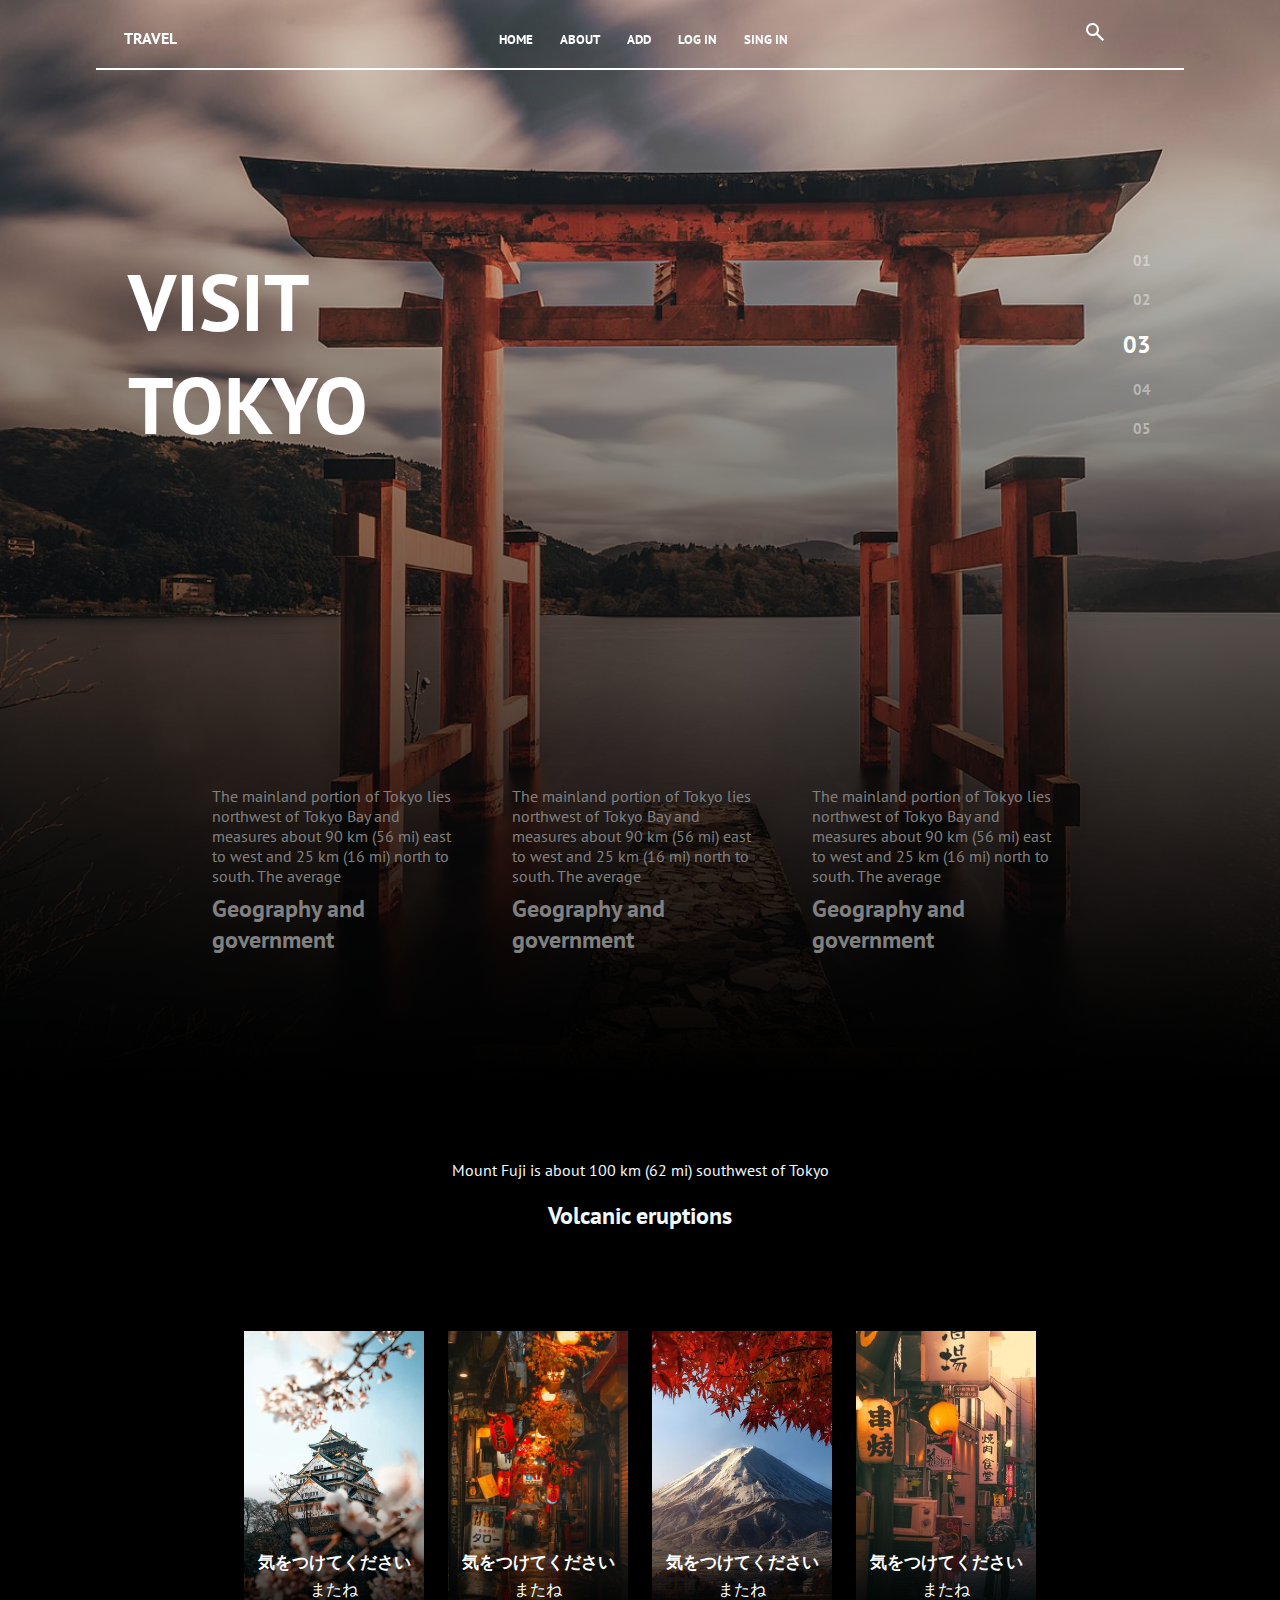
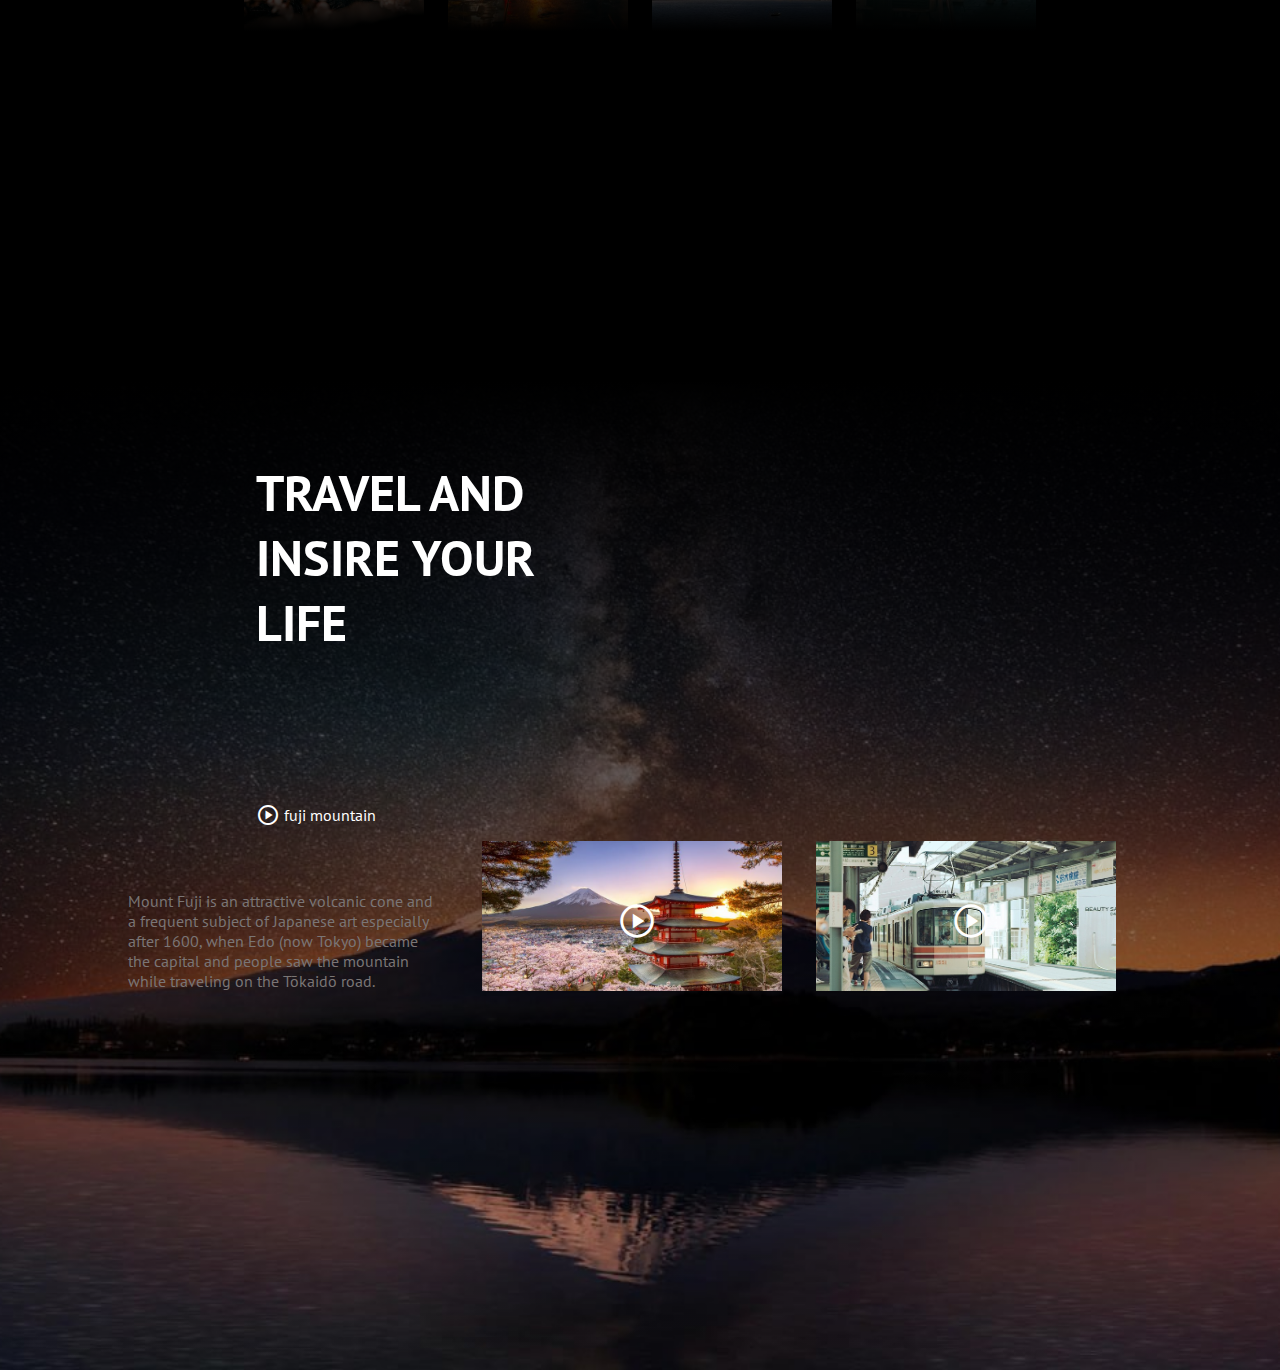
<file: CSS/css layout project/index.html>
<!DOCTYPE html>
<html lang="en">
  <head>
    <link
      rel="stylesheet"
      href="https://fonts.googleapis.com/css2?family=Material+Symbols+Outlined:opsz,wght,FILL,GRAD@20..48,100..700,0..1,-50..200"
    />
    <link rel="preconnect" href="https://fonts.googleapis.com" />
    <link rel="preconnect" href="https://fonts.gstatic.com" crossorigin />
    <link
      href="https://fonts.googleapis.com/css2?family=PT+Sans:wght@700&display=swap"
      rel="stylesheet"
    />
    <link
      rel="stylesheet"
      href="https://fonts.googleapis.com/css2?family=Material+Symbols+Outlined:opsz,wght,FILL,GRAD@20..48,100..700,0..1,-50..200"
    />
    <link rel="stylesheet" href="style.css" />
    <meta charset="UTF-8" />
    <meta name="viewport" content="width=device-width, initial-scale=1.0" />
    <title>css layout project</title>
  </head>
  <body>
    <!-- ........nav..... -->
    <nav class="nav">
      <div class="nav-container">
        <div class="travel">Travel</div>
        <div class="list">
          <ul>
            <li class="home">Home</li>
            <li class="about">About</li>
            <li class="add">Add</li>
            <li class="log">Log In</li>
            <li class="sing">Sing In</li>
          </ul>
        </div>
        <div class="search">
          <span class="material-symbols-outlined"> search </span>
        </div>
      </div>
    </nav>
    <!-- .....header.... -->
    <header class="header">
      <div class="header-shadow">
        <div class="header-title">
          <h1 class="heading">visit tokyo</h1>
          <div class="header-page">
            <div>
              <ul>
                <li>01</li>
                <li>02</li>
                <li class="number">03</li>
                <li>04</li>
                <li>05</li>
              </ul>
            </div>
          </div>
        </div>
        <div class="header-text">
          <div>
            <p class="header-taxt-paragraph">
              The mainland portion of Tokyo lies northwest of Tokyo Bay and
              measures about 90 km (56 mi) east to west and 25 km (16 mi) north
              to south. The average
            </p>
            <h2 class="header-taxt-title">Geography and government</h2>
          </div>
          <div>
            <p class="header-taxt-paragraph">
              The mainland portion of Tokyo lies northwest of Tokyo Bay and
              measures about 90 km (56 mi) east to west and 25 km (16 mi) north
              to south. The average
            </p>
            <h2 class="header-taxt-title">Geography and government</h2>
          </div>
          <div>
            <p class="header-taxt-paragraph">
              The mainland portion of Tokyo lies northwest of Tokyo Bay and
              measures about 90 km (56 mi) east to west and 25 km (16 mi) north
              to south. The average
            </p>
            <h2 class="header-taxt-title">Geography and government</h2>
          </div>
        </div>
      </div>
    </header>
    <!-- ......tourist..... -->
    <section class="tourist">
      <div class="tourist-top">
        <p class="tourist-top-text">
          Mount Fuji is about 100 km (62 mi) southwest of Tokyo
        </p>
        <h2 class="tourist-top-title">Volcanic eruptions</h2>
      </div>
      <div class="tourist-bottm">
        <div class="tourist-bottm-imag-box1">
          <div class="tourist-bottm-imag-shadow">
            <h2 class="tourist-bottm-title">気をつけてください</h2>
            <p class="tourist-bottm-text">またね</p>
          </div>
        </div>
        <div class="tourist-bottm-imag-box2">
          <div class="tourist-bottm-imag-shadow">
            <h2 class="tourist-bottm-title">気をつけてください</h2>
            <p class="tourist-bottm-text">またね</p>
          </div>
        </div>
        <div class="tourist-bottm-imag-box3">
          <div class="tourist-bottm-imag-shadow">
            <h2 class="tourist-bottm-title">気をつけてください</h2>
            <p class="tourist-bottm-text">またね</p>
          </div>
        </div>
        <div class="tourist-bottm-imag-box4">
          <div class="tourist-bottm-imag-shadow">
            <h2 class="tourist-bottm-title">気をつけてください</h2>
            <p class="tourist-bottm-text">またね</p>
          </div>
        </div>
      </div>
    </section>
    <!-- .....section2....... -->
    <section class="mountain">
      <div class="mountain-shadow">
        <div class="life">
          <h1 class="life-title">travel and insire your life</h1>
        </div>
        <div class="life-list">
          <ul>
            <li class="life-icon">
              <span class="material-symbols-outlined"> play_circle </span>
            </li>
            <li class="life-text">fuji mountain</li>
          </ul>
        </div>
        <div class="mountain-bottm">
          <p class="mountain-bottm-text">
            Mount Fuji is an attractive volcanic cone and a frequent subject of
            Japanese art especially after 1600, when Edo (now Tokyo) became the
            capital and people saw the mountain while traveling on the Tōkaidō
            road.
          </p>
          <div class="mountain-bottm-img">
            <div class="mountain-bottm-img-box1">
              <span class="material-symbols-outlined"> play_circle </span>
            </div>
            <div class="mountain-bottm-img-box2">
              <span class="material-symbols-outlined"> play_circle </span>
            </div>
          </div>
        </div>
      </div>
    </section>
  </body>
</html>
</file>
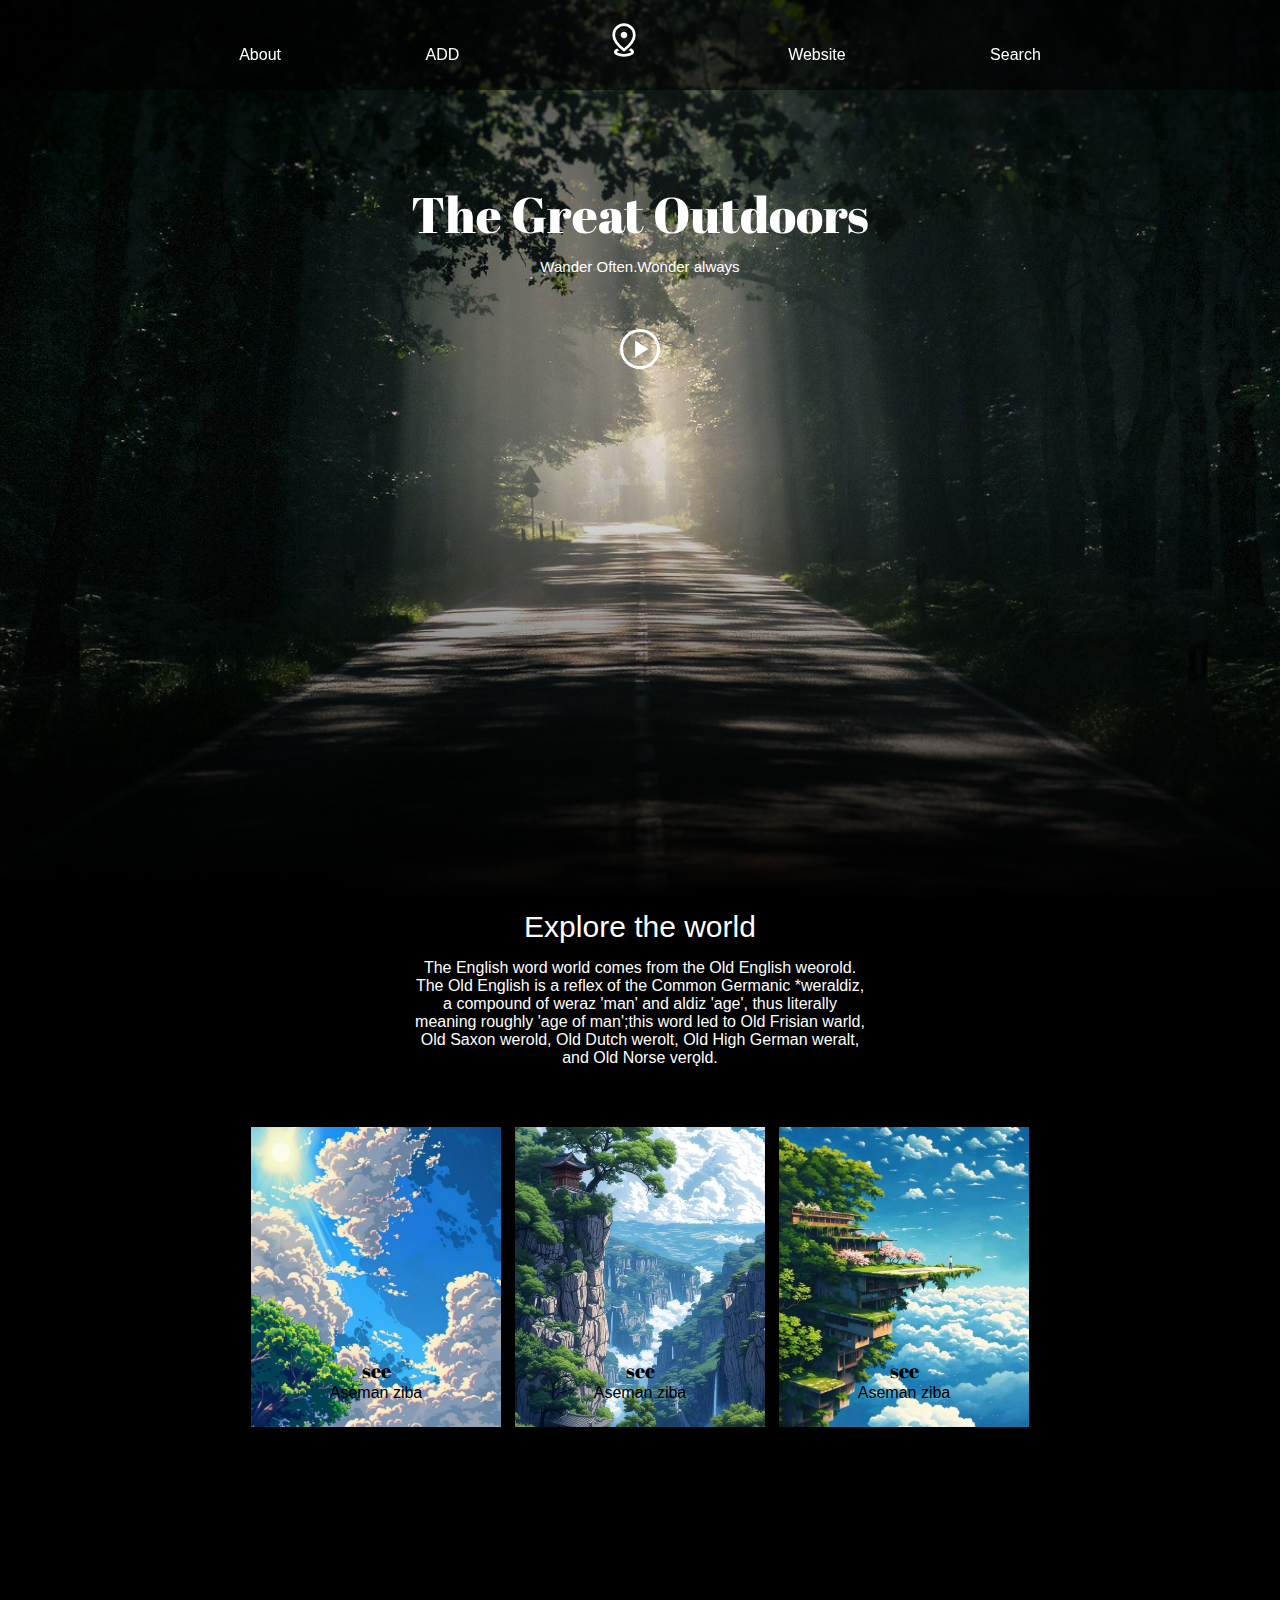
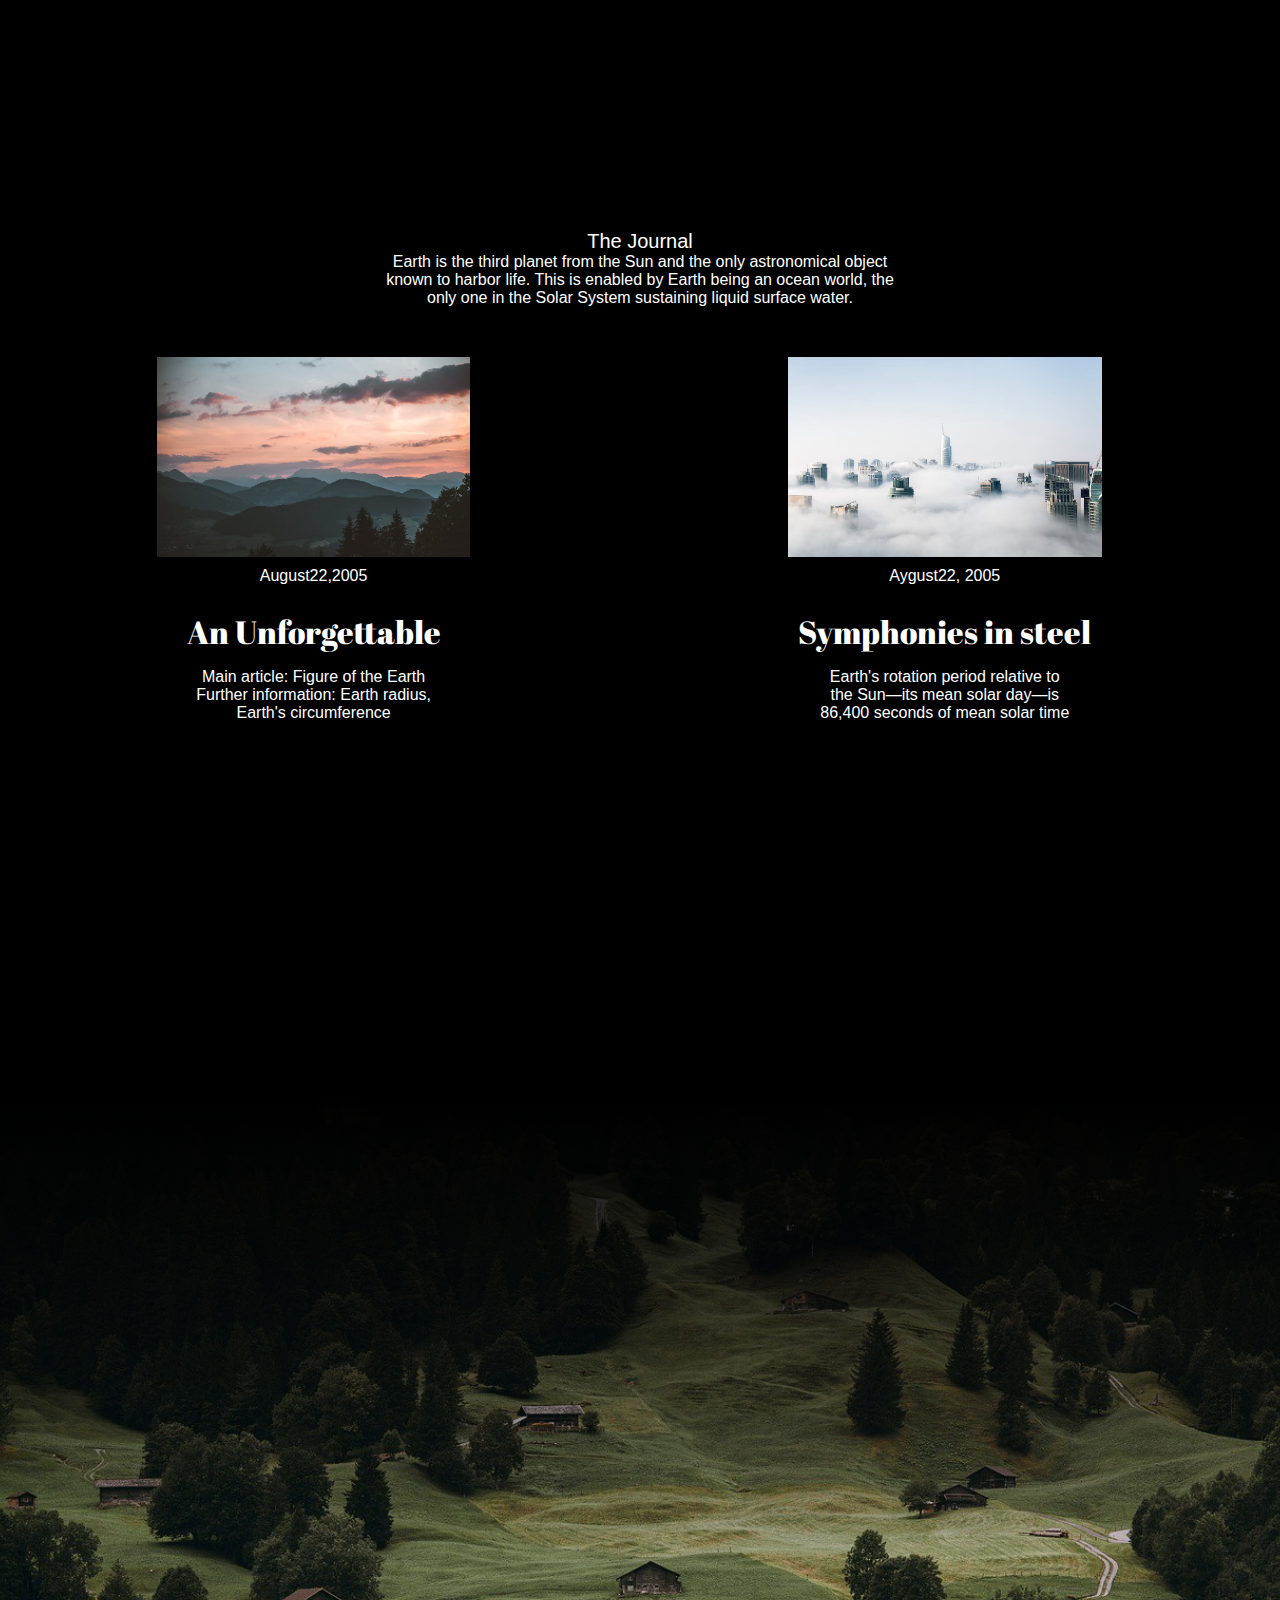
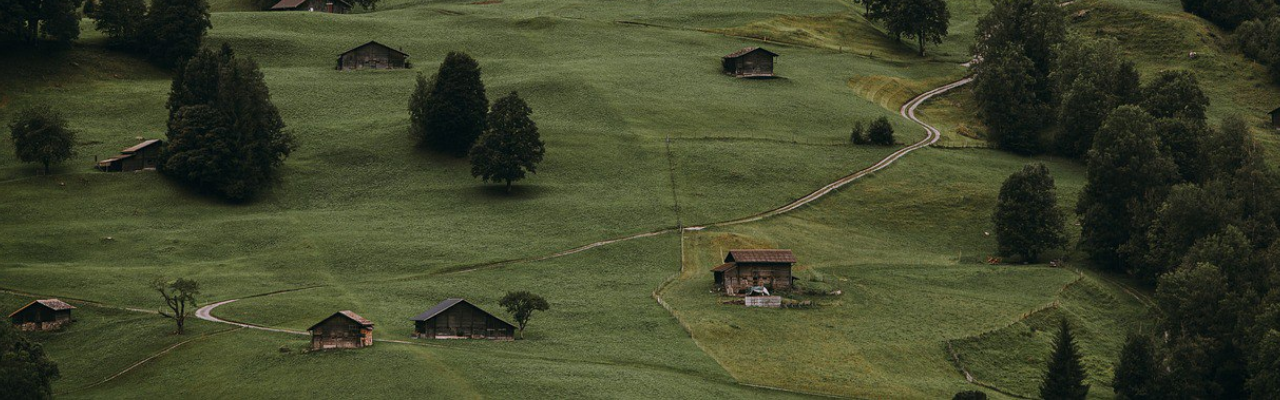
<file: CSS/css practice project/index.html>
<!DOCTYPE html>
<html lang="en">
  <head>
    <link rel="stylesheet" href="style.css" />
    <link rel="preconnect" href="https://fonts.googleapis.com" />
    <link rel="preconnect" href="https://fonts.gstatic.com" crossorigin />
    <link
      href="https://fonts.googleapis.com/css2?family=Abril+Fatface&family=Playfair+Display:ital,wght@0,400..900;1,400..900&display=swap"
      rel="stylesheet"
    />
    <link
      rel="stylesheet"
      href="https://fonts.googleapis.com/css2?family=Material+Symbols+Outlined:opsz,wght,FILL,GRAD@24,400,0,0"
    />
    <meta charset="UTF-8" />
    <meta name="viewport" content="width=device-width, initial-scale=1.0" />
    <title>practice project</title>
  </head>
  <body>
    <!-- .......nav...... -->
    <nav class="nav">
      <div class="nav-container">
        <div class="list">
          <ul>
            <li class="About">About</li>
            <li class="ADD">ADD</li>
            <li class="Location">
              <svg
                xmlns="http://www.w3.org/2000/svg"
                height="40px"
                viewBox="0 -960 960 960"
                width="40px"
                fill="#FFFFFF"
              >
                <path
                  d="M480-80q-106 0-173-31.83-67-31.84-67-81.5 0-25.34 20.17-47.84 20.16-22.5 55.5-37.5l51 47.67q-16.34 4.67-32.5 15.33Q318-205 306.67-193.33q15.66 18.66 67 32.66 51.33 14 106.33 14t106.83-14q51.84-14 67.5-32.66-11.66-12.67-29.33-23-17.67-10.34-34.33-15l51.33-48q37.33 15.33 57.67 37.83Q720-219 720-193.33q0 49.66-67 81.5Q586-80 480-80Zm1-203.33q105.67-78.34 159-158.17 53.33-79.83 53.33-152.5 0-108.67-69-164T480-813.33q-74.67 0-144 55.33t-69.33 164q0 71 53 147.83 53 76.84 161.33 162.84ZM480-200Q339.67-304 269.83-402 200-500 200-594q0-71 25.5-124.5t65.83-89.5q40.34-36 90-54Q431-880 480-880t99 18q50 18 90 54t65.5 89.5Q760-665 760-594q0 94-69.5 192T480-200Zm0-320q33 0 56.5-23.5T560-600q0-33-23.5-56.5T480-680q-33 0-56.5 23.5T400-600q0 33 23.5 56.5T480-520Zm0-80Z"
                />
              </svg>
            </li>
            <li class="Website">Website</li>
            <li class="search">Search</li>
          </ul>
        </div>
      </div>
    </nav>
    <!-- ......hrader...... -->
    <header class="header">
      <div class="header-shadow">
        <div class="header-title">
          <div class="great">The Great Outdoors</div>
          <div class="wander">Wander Often.Wonder always</div>
        </div>
        <div class="play">
          <svg
            xmlns="http://www.w3.org/2000/svg"
            height="48px"
            viewBox="0 -960 960 960"
            width="48px"
            fill="#FFFFFF"
          >
            <path
              d="m383-310 267-170-267-170v340Zm97 230q-82 0-155-31.5t-127.5-86Q143-252 111.5-325T80-480q0-83 31.5-156t86-127Q252-817 325-848.5T480-880q83 0 156 31.5T763-763q54 54 85.5 127T880-480q0 82-31.5 155T763-197.5q-54 54.5-127 86T480-80Zm0-60q142 0 241-99.5T820-480q0-142-99-241t-241-99q-141 0-240.5 99T140-480q0 141 99.5 240.5T480-140Zm0-340Z"
            />
          </svg>
        </div>
      </div>
    </header>
    <!-- .......section-first....... -->
    <section class="section-first">
      <div class="section-first-text">
        <div class="section-first-title">Explore the world</div>
        <div class="section-first-paragraph">
          The English word world comes from the Old English weorold. The Old
          English is a reflex of the Common Germanic *weraldiz, a compound of
          weraz 'man' and aldiz 'age', thus literally meaning roughly 'age of
          man';this word led to Old Frisian warld, Old Saxon werold, Old Dutch
          werolt, Old High German weralt, and Old Norse verǫld.
        </div>
      </div>
      <div class="section-first-image">
        <div class="section-first-image-box1">
          <h1 class="section-first-image-box1-title">see</h1>
          <p class="section-first-image-box1-paragraph">Aseman ziba</p>
        </div>
        <div class="section-first-image-box2">
          <h1 class="section-first-image-box2-title">see</h1>
          <p class="section-first-image-box2-paragraph">Aseman ziba</p>
        </div>
        <div class="section-first-image-box3">
          <h1 class="section-first-image-box3-title">see</h1>
          <p class="section-first-image-box3-paragraph">Aseman ziba</p>
        </div>
      </div>
    </section>
    <!-- ......section-second...... -->
    <section class="section-second">
      <div class="section-second-head">
        <h1 class="section-second-title">The Journal</h1>
        <p class="section-second-paragraph">
          Earth is the third planet from the Sun and the only astronomical
          object known to harbor life. This is enabled by Earth being an ocean
          world, the only one in the Solar System sustaining liquid surface
          water.
        </p>
      </div>
      <div class="section-second-image">
        <div class="section-second-image-part1">
          <div class="section-second-image-box1"></div>
          <p class="section-second-image-box1-text">August22,2005</p>
          <h1 class="section-second-image-box1-title">An Unforgettable</h1>
          <p class="section-second-image-box1-paragraph">
            Main article: Figure of the Earth Further information: Earth radius,
            Earth's circumference
          </p>
        </div>
        <div class="section-second-image-part2">
          <div class="section-second-image-box2"></div>
          <p class="section-second-image-box2-text">Aygust22, 2005</p>
          <h1 class="section-second-image-box2-title">Symphonies in steel</h1>
          <p class="section-second-image-box2-paragraph">
            Earth's rotation period relative to the Sun—its mean solar day—is
            86,400 seconds of mean solar time
          </p>
        </div>
      </div>
    </section>
    <!-- ......section-third....... -->
    <section class="section-third">
      <div class="section-third-shadow"></div>
    </section>
  </body>
</html>
</file>
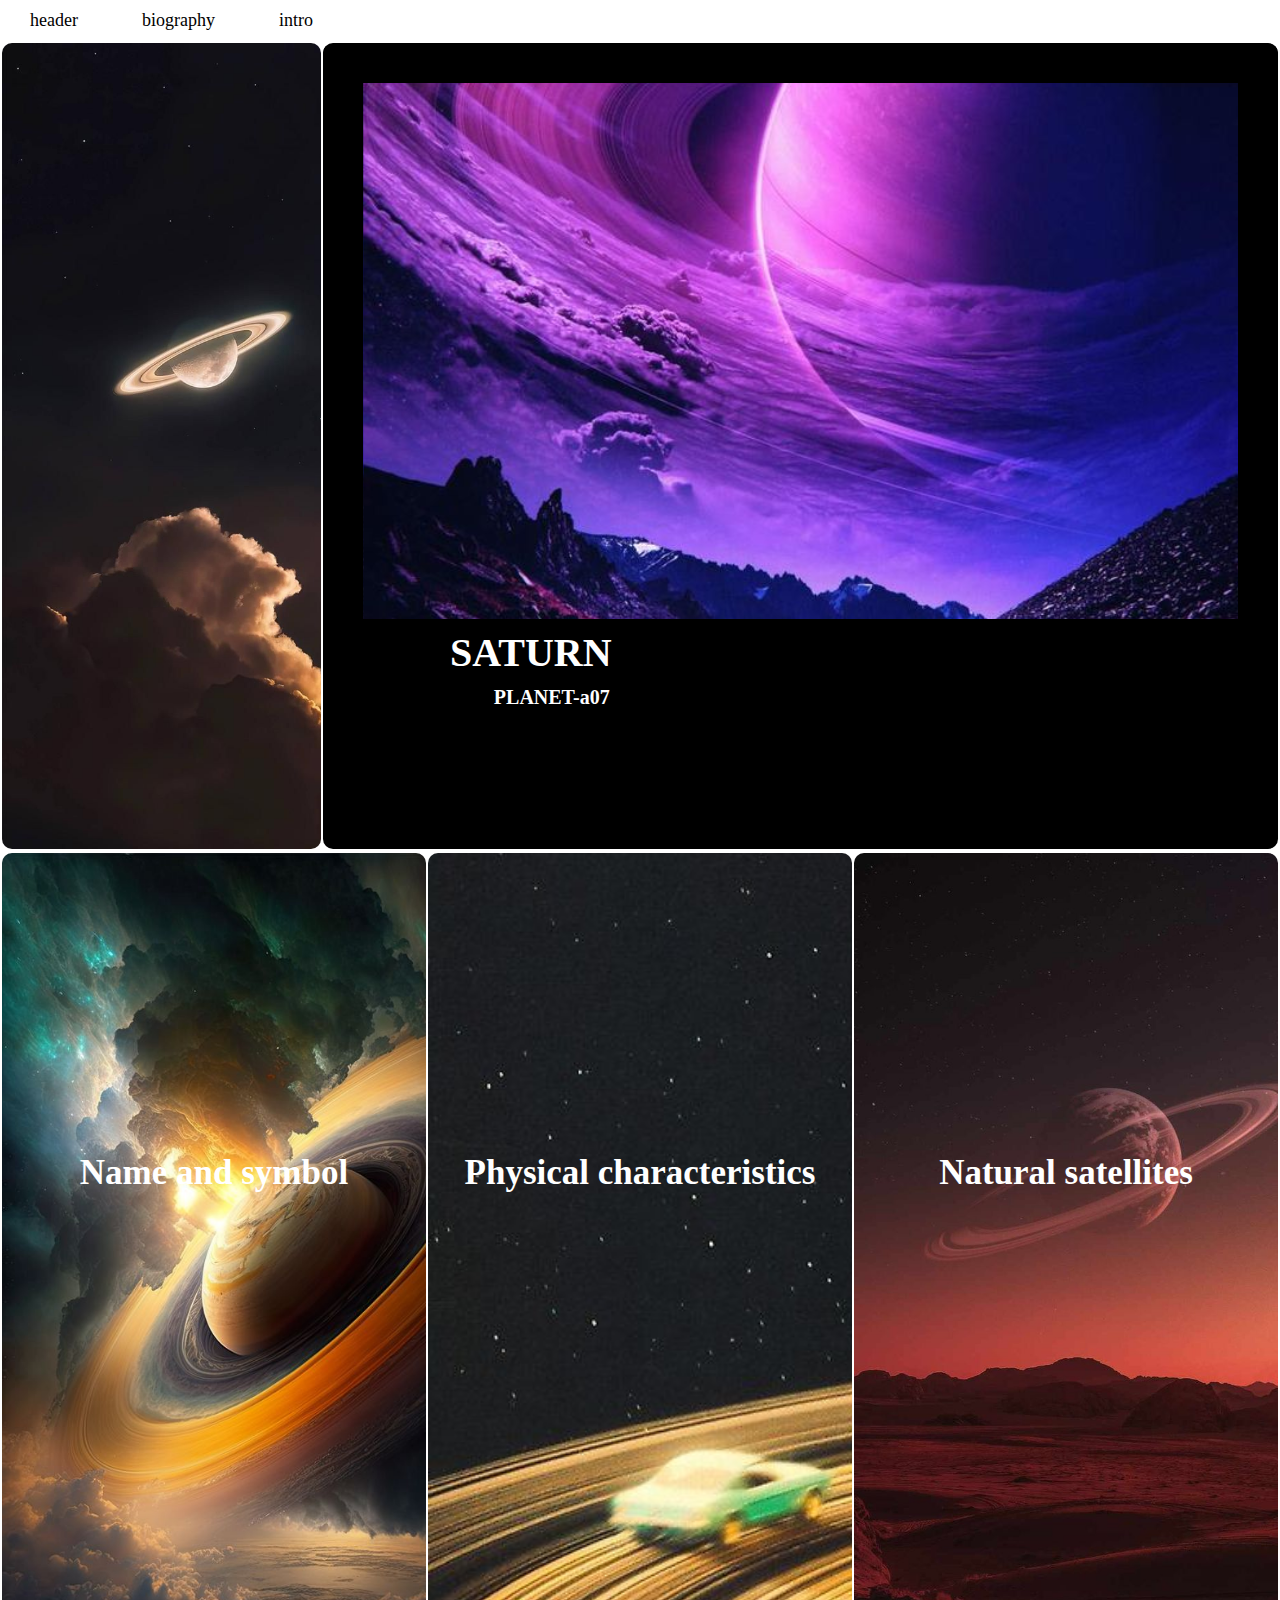
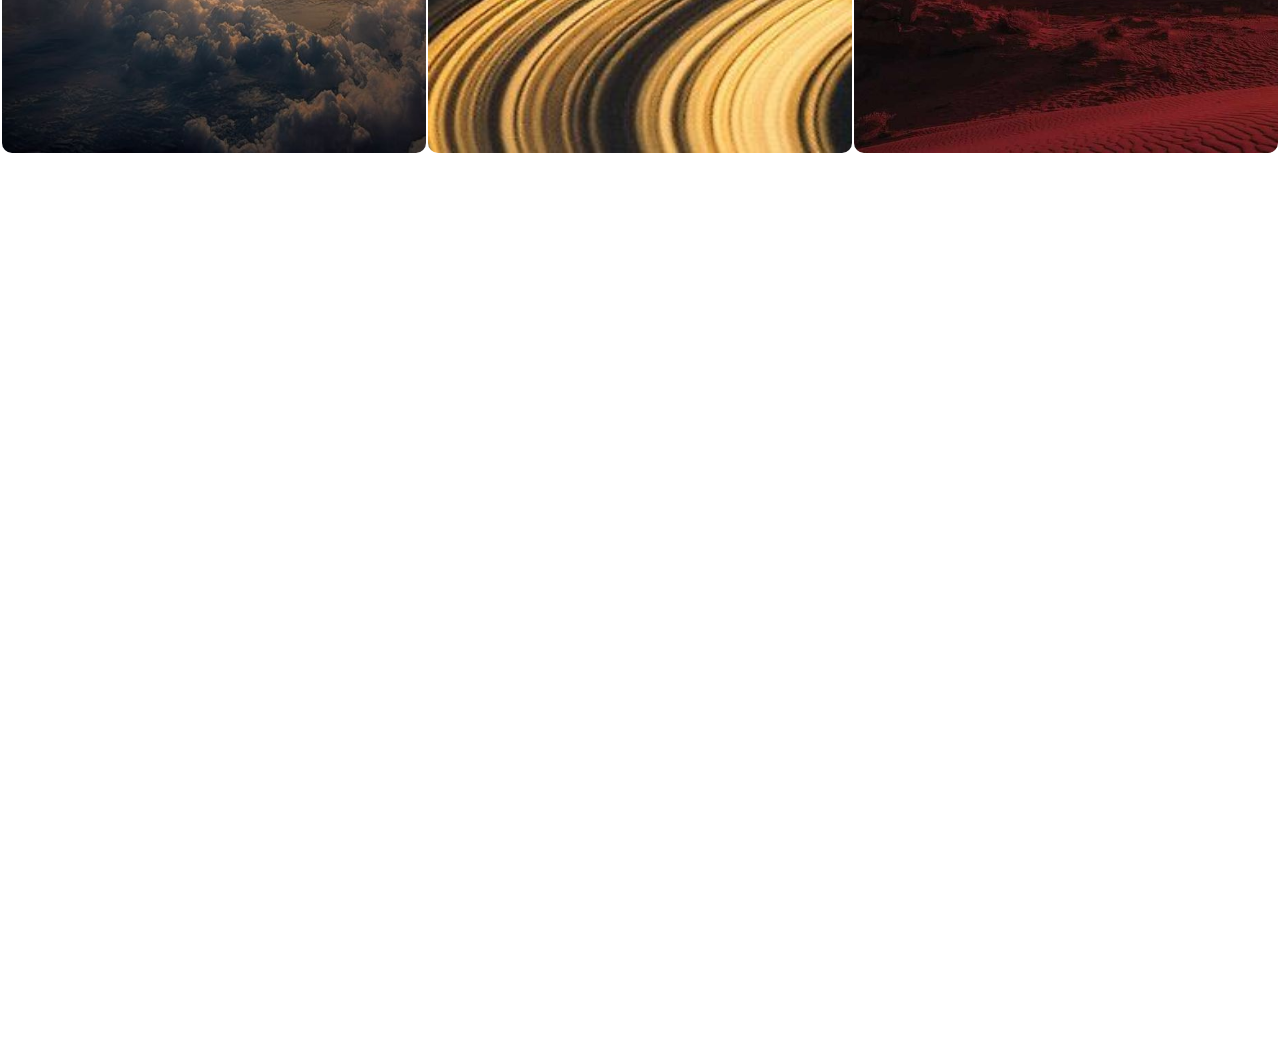
<file: CSS/hover project2/index.html>
<!DOCTYPE html>
<html lang="en">
  <head>
    <link rel="stylesheet" href="style.css" />
    <meta charset="UTF-8" />
    <meta name="viewport" content="width=device-width, initial-scale=1.0" />
    <title>hover project</title>
  </head>
  <body>
    <nav class="nav">
      <a href="">header</a>
      <a href="">biography</a>
      <a href="">intro</a>
    </nav>
    <section class="header">
      <table>
        <tr>
          <th class="header-image">
            <h1>SATURN</h1>
          </th>
          <th class="header-text">
            <div class="image"></div>
            <div class="black">
              <h1 class="header-heading">SATURN</h1>
              <p class="header-paragraph">PLANET-a07</p>
            </div>
          </th>
        </tr>
      </table>
    </section>
    <section class="bio">
      <table>
        <tr>
          <th class="name">
            <div class="blur">
              <h1 class="name-title">Name and symbol</h1>
              <p class="name-paragraph">
                Saturn is named after the Roman god of wealth and agriculture
                and father of Jupiter. Its astronomical symbol (♄) has been
                traced back to the Greek Oxyrhynchus Papyri, where it can be
                seen to be a Greek kappa-rho ligature with a horizontal stroke,
                as an abbreviation for Κρονος (Cronus), the Greek name for the
                planet . It later came to look like a lower-case Greek eta, with
                the cross added at the top in the 16th century to Christianize
                this pagan symbol. The Romans named the seventh day of the week
                Saturday, Sāturni diēs ("Saturn's Day"), for the planet Saturn.
              </p>
            </div>
          </th>
          <th class="Physical-characteristics">
            <div class="blur">
              <h1 class="Physical-characteristics-title">
                Physical characteristics
              </h1>
              <h1 class="Physical-characteristics-title"></h1>

              <p class="Physical-characteristics-pragraph">
                Saturn is a gas giant composed predominantly of hydrogen and
                helium. It lacks a definite surface, though it is likely to have
                a solid core.Saturn's rotation causes it to have the shape of an
                oblate spheroid; that is, it is flattened at the poles and
                bulges at its equator. Its equatorial radius is more than 10%
                larger than its polar radius: 60,268 km versus 54,364 km.
                Jupiter, Uranus, and Neptune, the other giant planets in the
                Solar System, are also oblate but to a lesser extent. The
                combination of the bulge and rotation rate means that the
                effective surface gravity along the equator, 8.96 m/s2, is 74%
                of what it is at the poles and is lower than the surface gravity
                of Earth.
              </p>
            </div>
          </th>

          <th class="Natural-satellites">
            <div class="blur">
              <h1 class="Natural-satellites-title">Natural satellites</h1>
              <p class="Natural-satellites-paragraph">
                Saturn has 146 known moons, 63 of which have formal names. It is
                estimated that there are other 100±30 outer irregular moons
                larger than 3 km (2 mi) in diameter. In addition, there is
                evidence of dozens to hundreds of moonlets with diameters of
                40–500 meters in Saturn's rings,which are not considered to be
                true moons. Titan, the largest moon, comprises more than 90% of
                the mass in orbit around Saturn, including the rings.Saturn's
                second-largest moon, Rhea, may have a tenuous ring system of its
                own, along with a tenuous atmosphere.
              </p>
            </div>
          </th>
        </tr>
      </table>
    </section>
    <section class="intro">
      <table>
        <tr>
          <th class="saturn-image">
            <p class="saturn-paragraph">
              Remember to look at the stars and then at your feet. Try to
              understand what you see and understand the reason for the
              existence of the world. Be curious. And despite the fact that life
              seems hard, there is something you can do and succeed in it. It is
              important to never give up
            </p>
            <h1 class="saturn-title">Professor Stephen Hawking</h1>
          </th>
          <th class="saturn-hover"></th>
        </tr>
      </table>
    </section>
  </body>
</html>
</file>
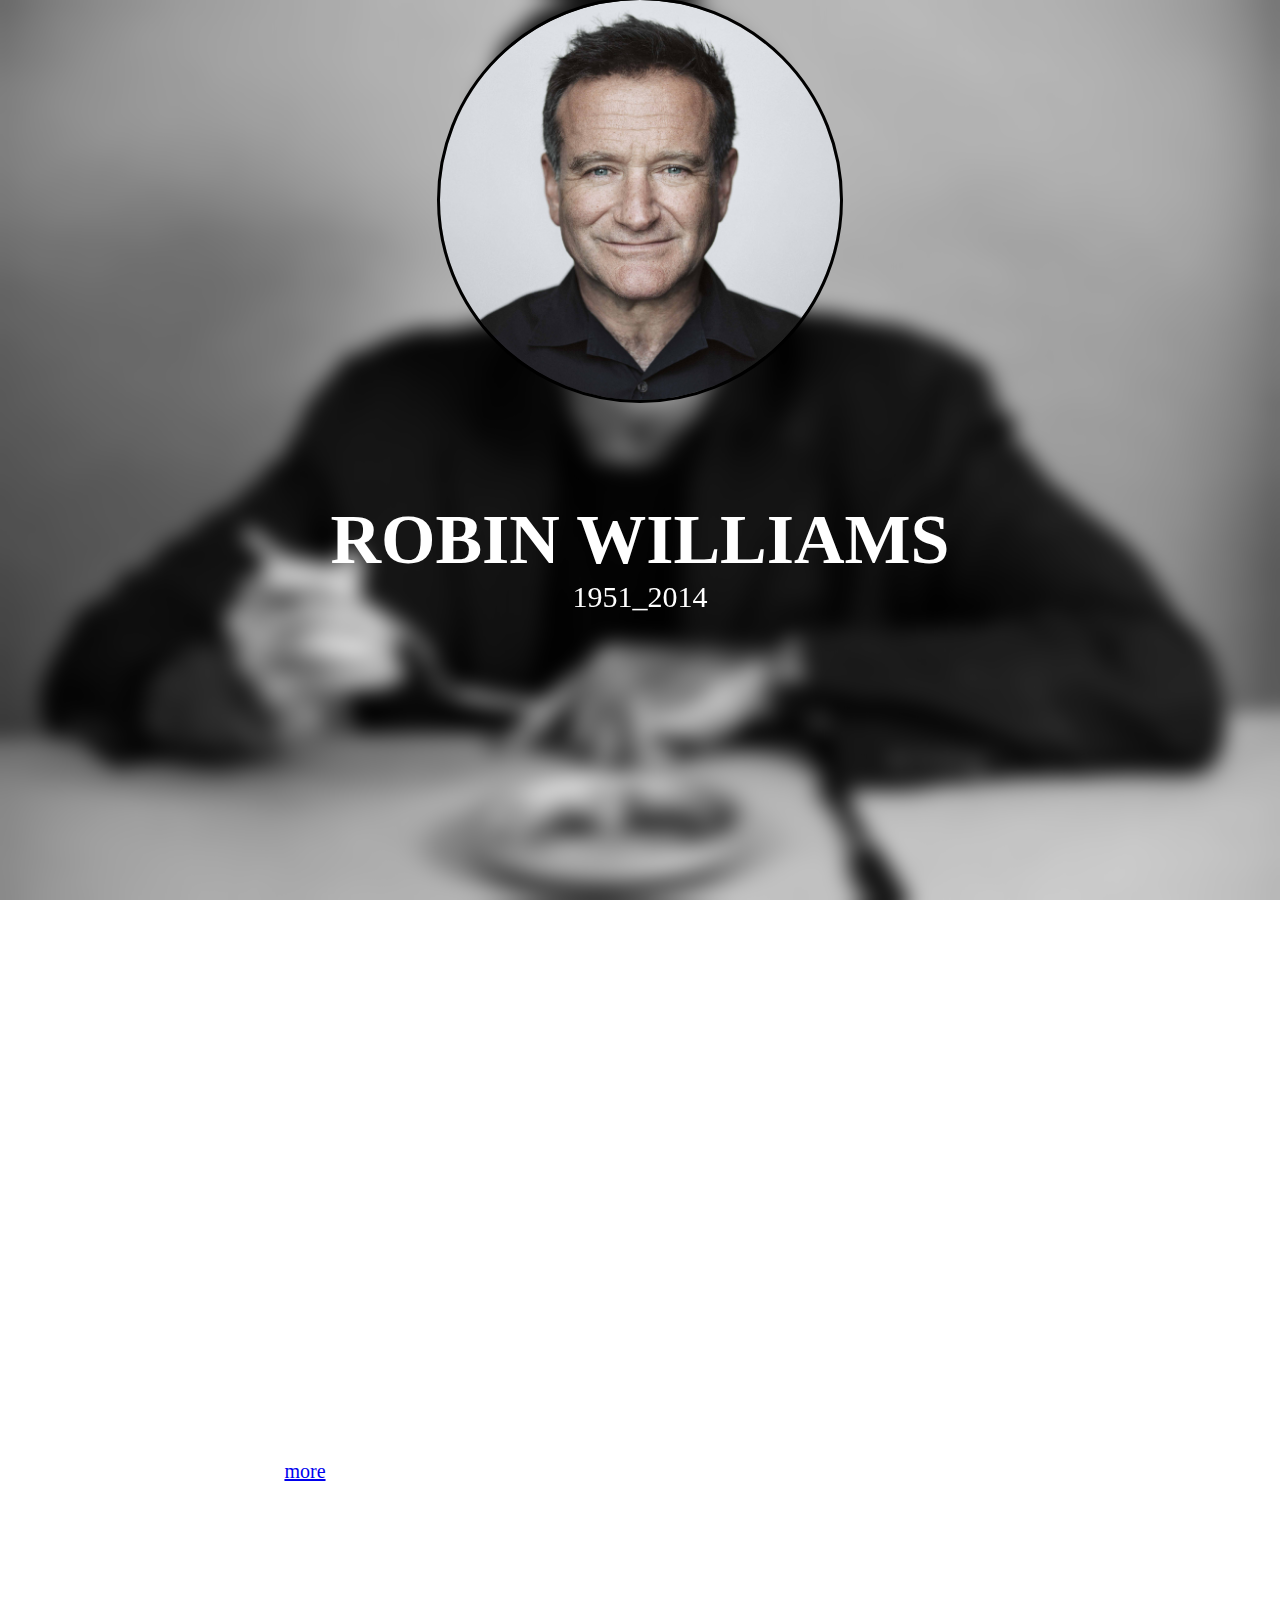
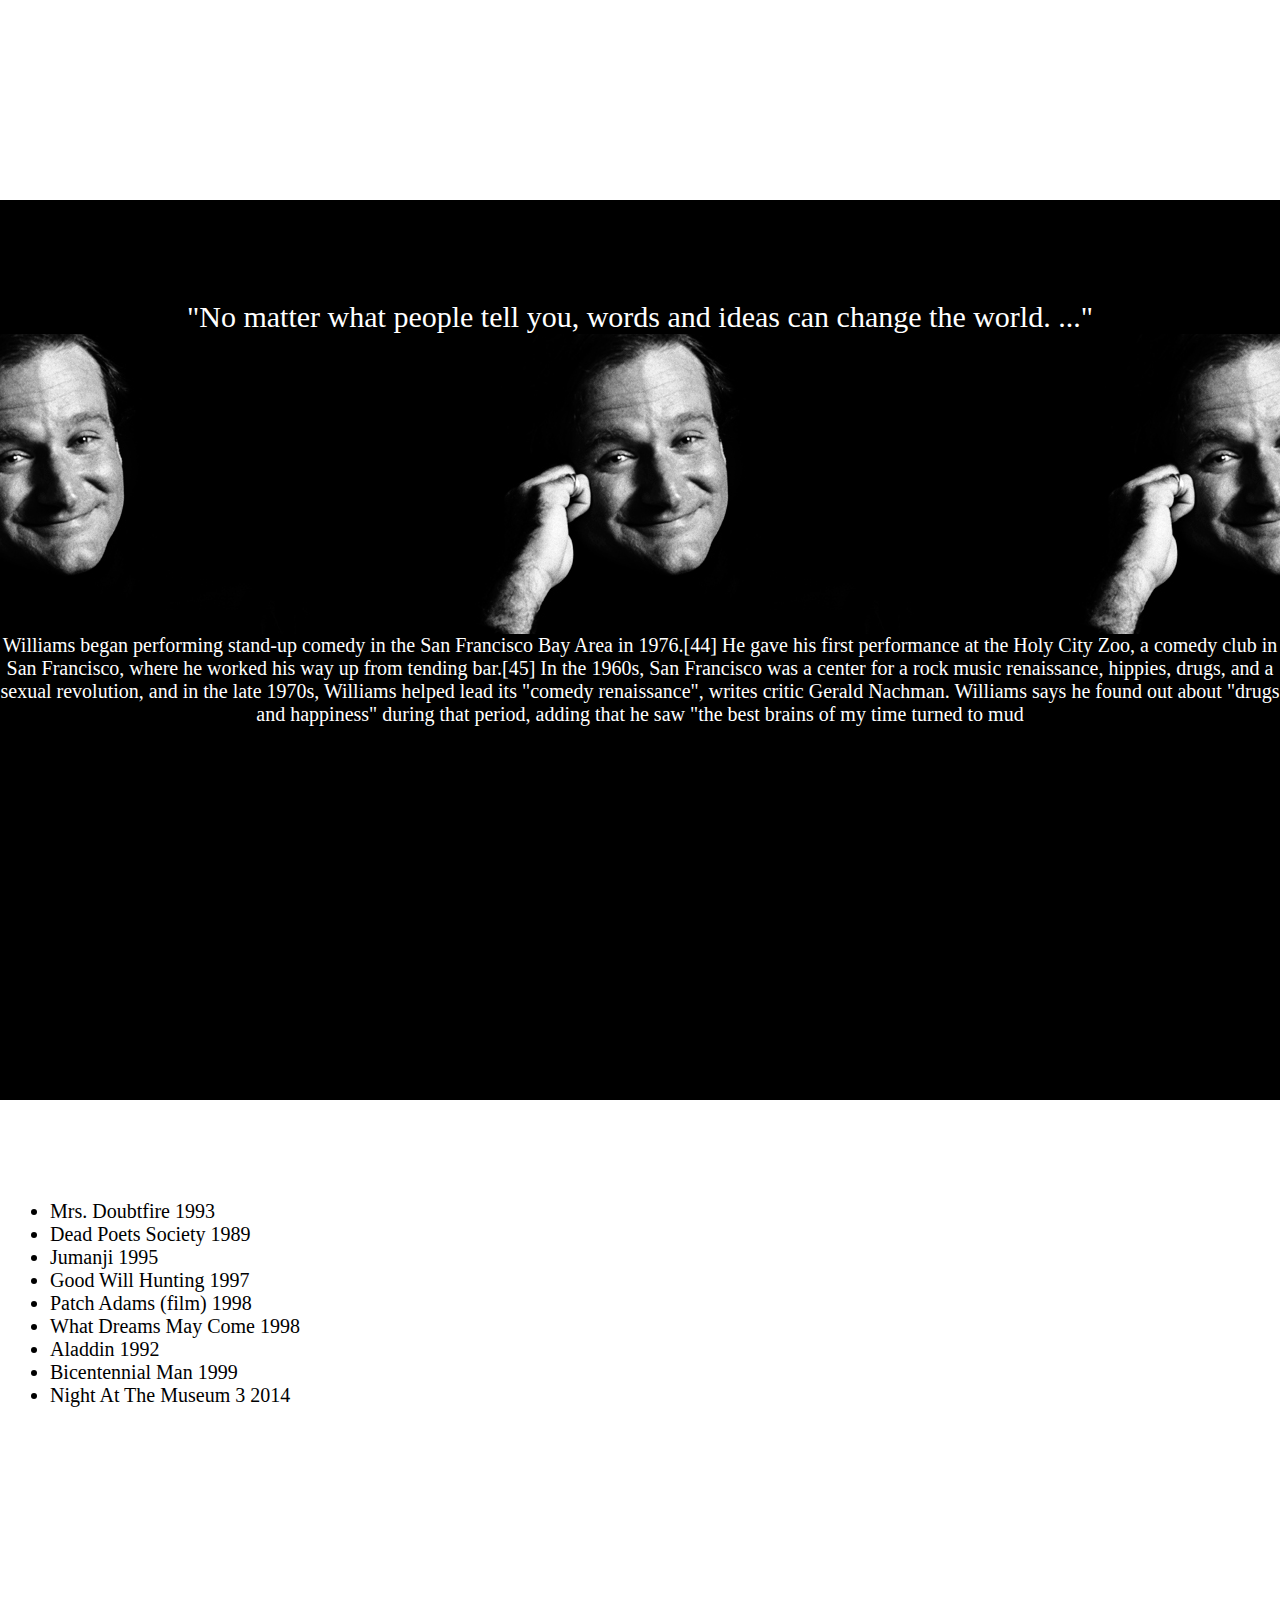
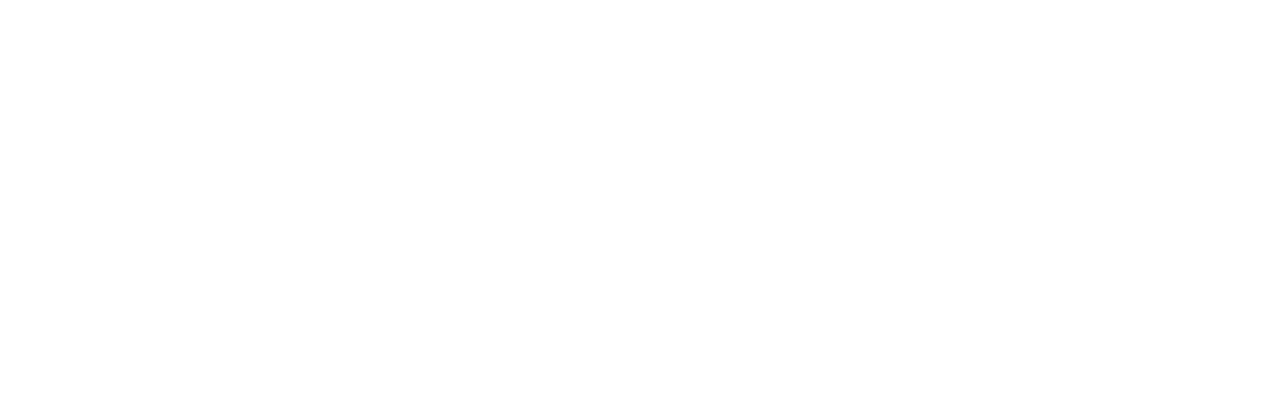
<file: CSS/Profile project1/profile/index.html>
<!DOCTYPE html>
<html lang="en">
  <head>
    <link rel="stylesheet" href="style.css" />
    <meta charset="UTF-8" />
    <meta name="viewport" content="width=device-width, initial-scale=1.0" />
    <title>robin williams</title>
  </head>
  <body>
    <section class="intro">
      <div class="intro-blur">
        <div>
          <div class="intro-link"></div>
        </div>
        <div class="intro-image"></div>
        <div class="intro-text">
          <h1>ROBIN WILLIAMS</h1>
          <p>1951_2014</p>
        </div>
      </div>
    </section>
    <section class="bio">
      <div class="bio-note">
        <p>
          Williams was born at St. Luke's Hospital in Chicago, Illinois,[16] on
          July 21, 1951.[17] His father, Robert Fitzgerald Williams (1906-1987),
          was a senior executive in Ford's Lincoln-Mercury Division.[18][19] His
          mother, Laurie McLaurin (1922-2001), was a former model from Jackson,
          Mississippi, whose great-grandfather was Mississippi senator and
          governor Anselm J. McLaurin.[20] Williams had two older half-brothers:
          a paternal half-brother, Robert (also known as Todd),[21] and a
          maternal half-brother, McLaurin.[22] While his mother was a
          practitioner of Christian Science, Williams was raised in his father's
          Episcopal faith.[23][24] During a television interview on Inside the
          Actors Studio in 2001, Williams credited his mother as an important
          early influence on his humor, and he tried to make her laugh to gain
          attention.
          <a href="https://en.wikipedia.org/wiki/Robin_Williams">more</a>
        </p>
      </div>
    </section>
    <section class="career">
      <div>
        <p class="career-note-p">
          "No matter what people tell you, words and ideas can change the world.
          ..."
        </p>
      </div>
      <div class="career-image-padding">
        <div class="career-image"></div>
      </div>
      <div class="career-note">
        <p>
          Williams began performing stand-up comedy in the San Francisco Bay
          Area in 1976.[44] He gave his first performance at the Holy City Zoo,
          a comedy club in San Francisco, where he worked his way up from
          tending bar.[45] In the 1960s, San Francisco was a center for a rock
          music renaissance, hippies, drugs, and a sexual revolution, and in the
          late 1970s, Williams helped lead its "comedy renaissance", writes
          critic Gerald Nachman. Williams says he found out about "drugs and
          happiness" during that period, adding that he saw "the best brains of
          my time turned to mud
        </p>
      </div>
    </section>
    <section class="movies">
      <div>
        <div class="movies-lists">
          <ul>
            <li>Mrs. Doubtfire 1993</li>
            <li>Dead Poets Society 1989</li>
            <li>Jumanji 1995</li>
            <li>Good Will Hunting 1997</li>
            <li>Patch Adams (film) 1998</li>
            <li>What Dreams May Come 1998</li>
            <li>Aladdin 1992</li>
            <li>Bicentennial Man 1999</li>
            <li>Night At The Museum 3 2014</li>
          </ul>
        </div>
      </div>
    </section>
  </body>
</html>
</file>
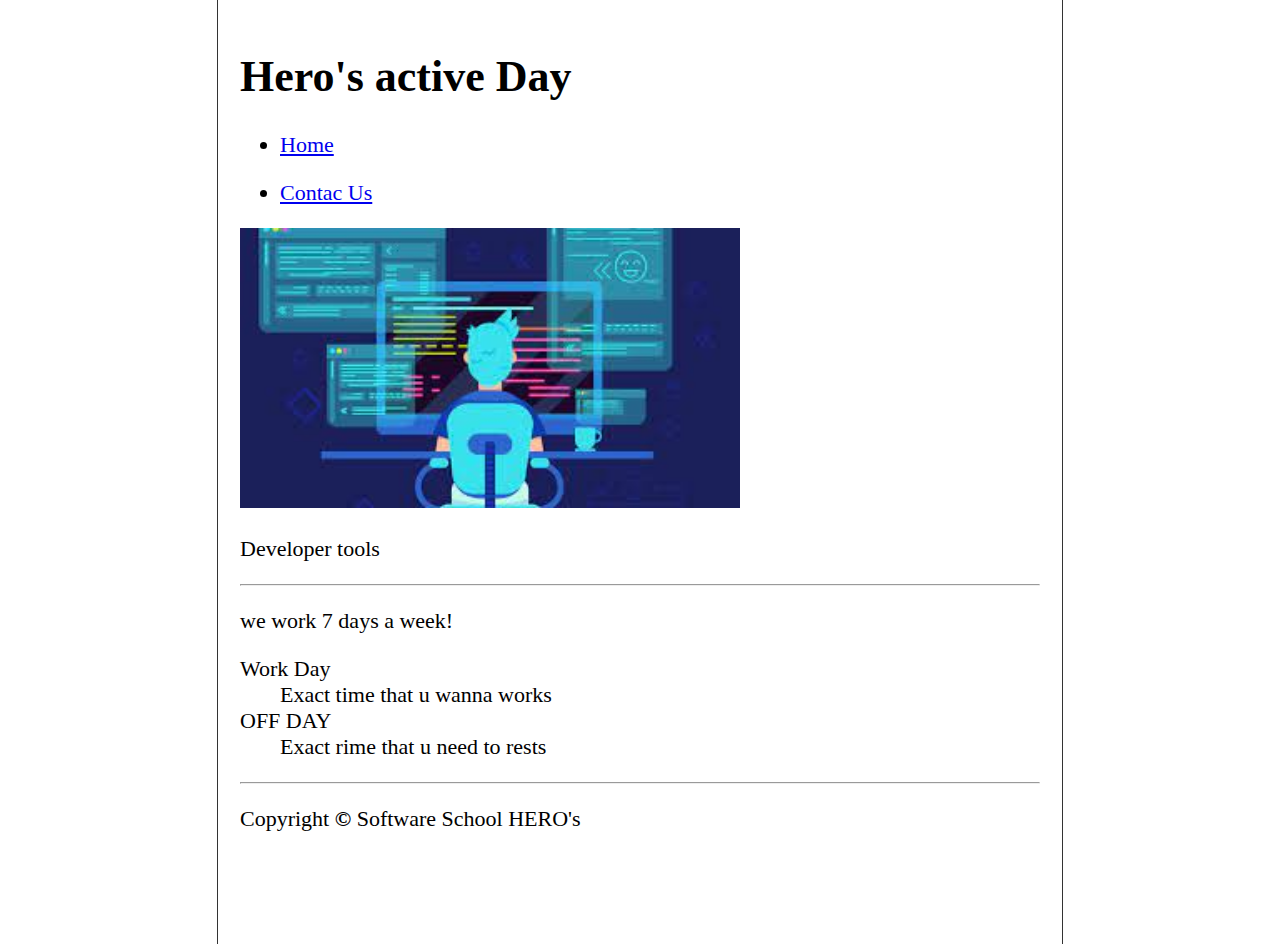
<file: HTML/Final project/active.html>
<!DOCTYPE html>
<html lang="en">
<head>
  <link rel="stylesheet" href="link/main.css">
  <meta charset="UTF-8">
  <meta name="viewport" content="width=device-width, initial-scale=1.0">
  <title>Html final project name</title>
</head>
<body>
  <h1>Hero's active Day</h1>
 <ul>
  <li>
    <a href="home.html">Home</a>
  </li>
 </ul>
  <ul>
    <li>
      <a href="content.html">Contac Us</a>
    </li>
  </ul>
  <img src="images/images-20230823T114821Z-001/images/active.jfif" width="500px">
  <p>Developer tools</p>
  <hr>
  <p>we work 7 days a week!</p>
  <dl>
<dt>Work Day</dt>
<dd>Exact time that u wanna works</dd>
<dt>OFF DAY</dt>
<dd>Exact rime that u need to rests</dd>
  </dl>
  <hr>
  <p>Copyright <b>&#169;</b> Software School HERO's</p>
</body>
</html>
</file>
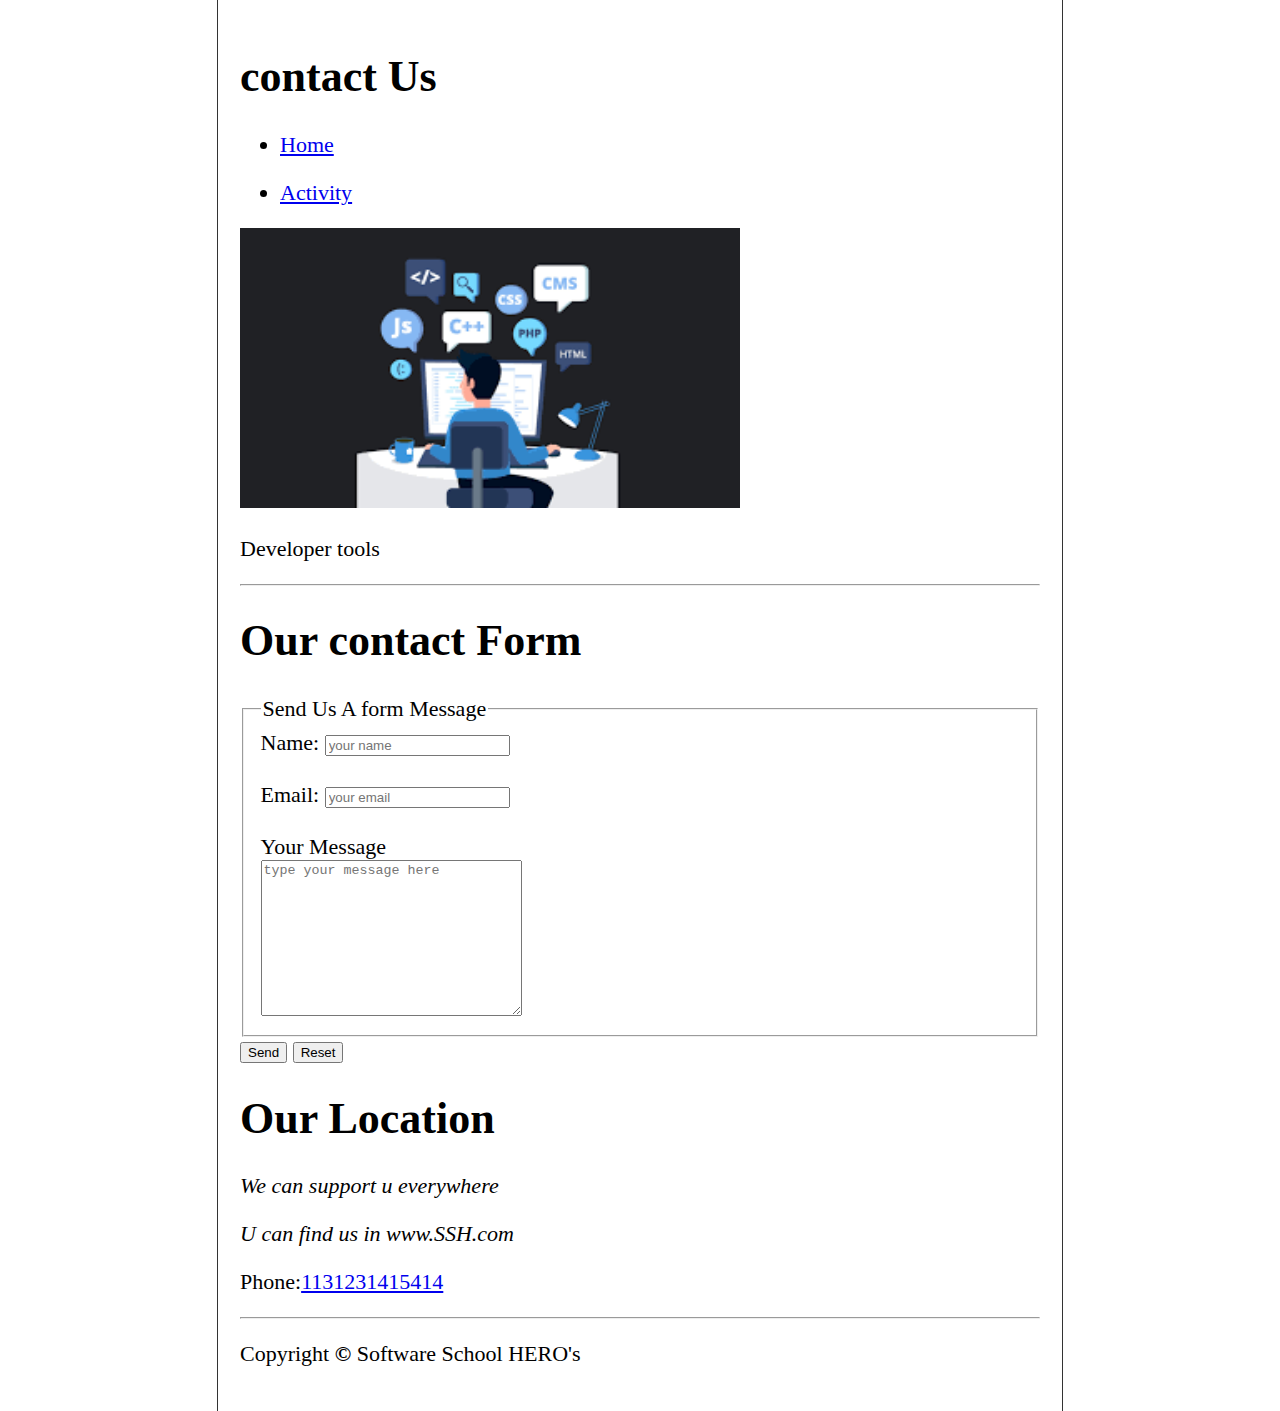
<file: HTML/Final project/content.html>
<!DOCTYPE html>
<html lang="en">
<head>
  <link rel="stylesheet" href="link/main.css">
  <meta charset="UTF-8">
  <meta name="viewport" content="width=device-width, initial-scale=1.0">
  <title>Html final project name</title>
</head>
<body>
  <h1>contact Us</h1>
  <ul>
    <li>
      <a href="home.html">Home</a>
    </li>
    </ul>
    <ul>
      <li>
        <a href="active.html">Activity</a>
      </li>
    </ul>
    <img src="images/images-20230823T114821Z-001/images/contact.png" width="500px">
    <p>Developer tools</p>
    <hr>
    <h1>Our contact Form</h1>
    <fieldset>
      <legend>Send Us A form Message</legend>
      <form>
        <label>Name:</label>
        <input type="text" placeholder="your name"><br><br>
        <label>Email:</label>
        <input type="text" placeholder="your email"><br><br>
        <label>Your Message</label><br>
        <textarea rows="10" cols="30" placeholder="type your message here"></textarea>
      </form>
      </fieldset>
      <button type="button">Send</button> <button type="button">Reset</button>
      <h1>Our Location</h1>
      <p><i> We can support u everywhere</i></p>
      <p><i>U can find us in www.SSH.com</i></p>
      <p>Phone:<a href="#">1131231415414</a></p>
      <hr>
      <p>Copyright <b>&#169;</b> Software School HERO's</p>
    

  
</body>
</html>
</file>
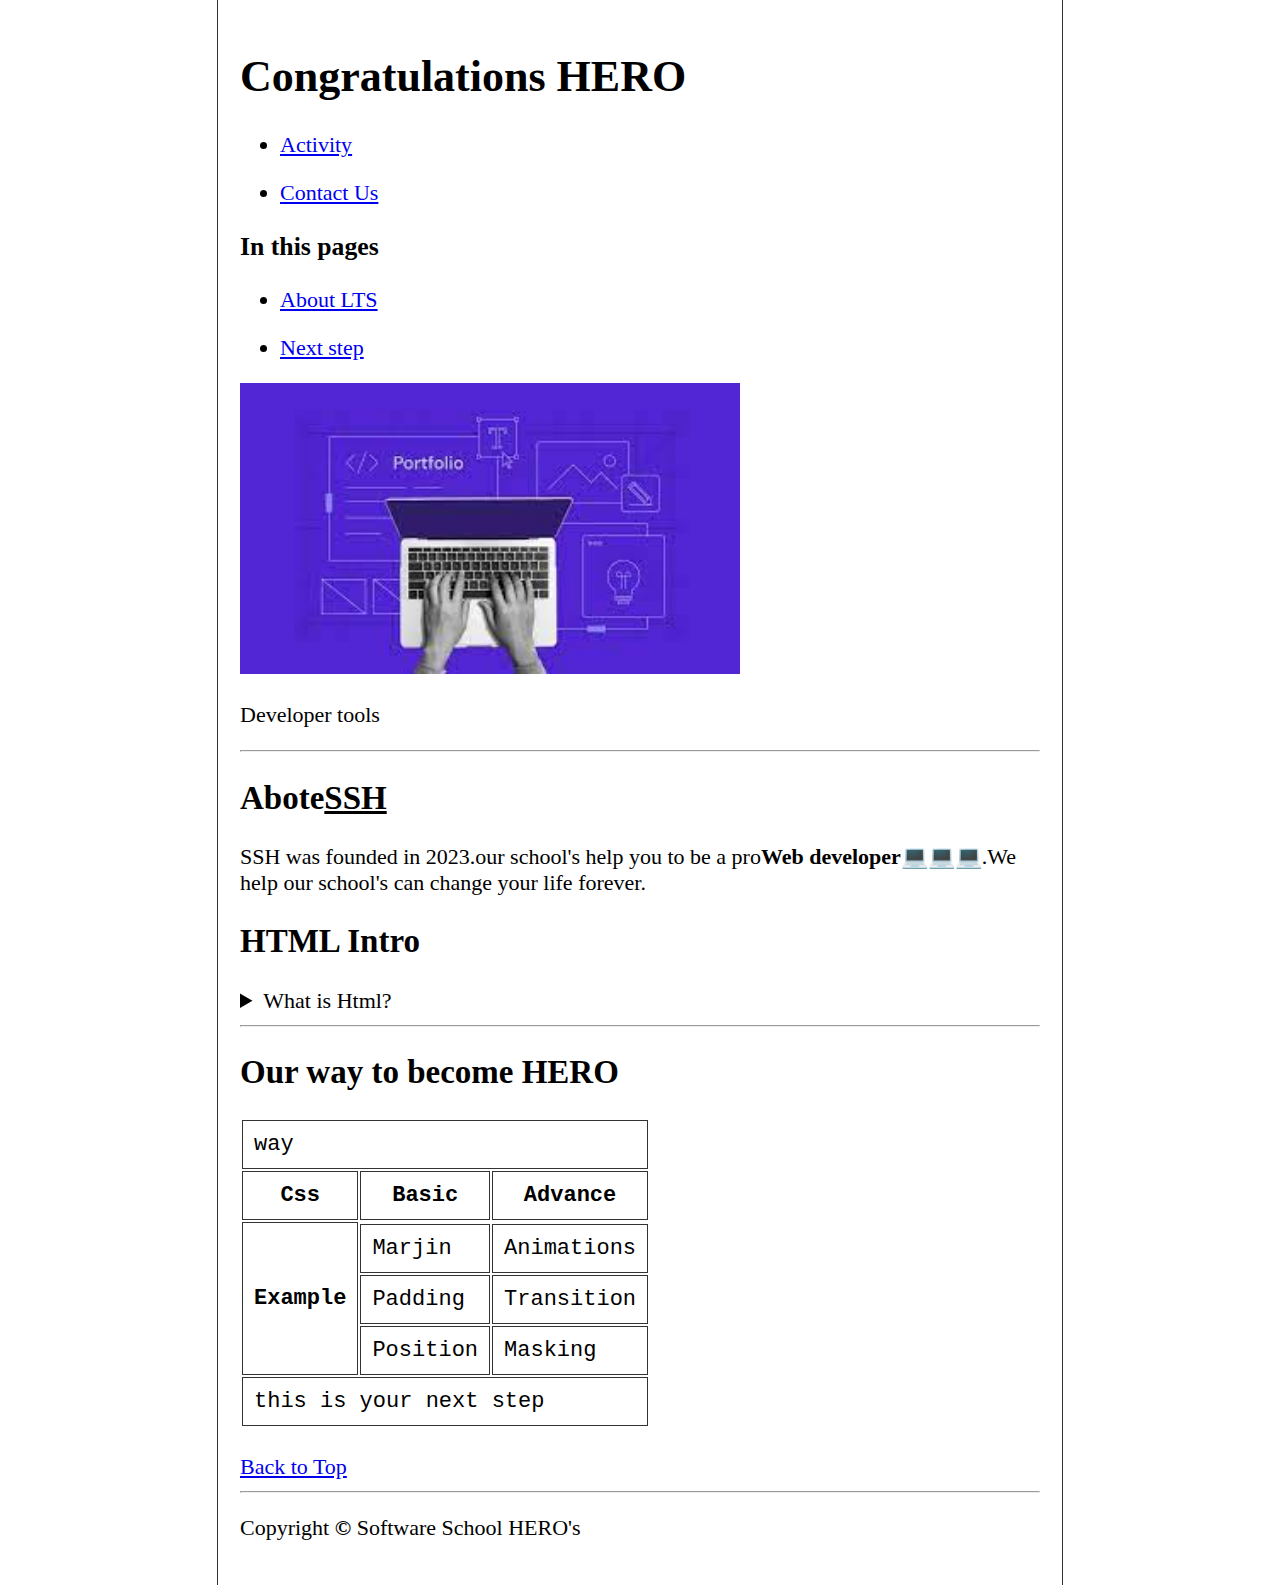
<file: HTML/Final project/home.html>
<!DOCTYPE html>
<html lang="en">
  <head>
    <link rel="stylesheet" href="link/main.css" />
    <meta charset="UTF-8" />
    <meta name="viewport" content="width=device-width, initial-scale=1.0" />
    <title>Html final project name</title>
  </head>
  <body>
    <h1 id="hero">Congratulations HERO</h1>
    <ul>
      <li>
        <a href="active.html">Activity</a>
      </li>
    </ul>
    <ul>
      <li>
        <a href="content.html">Contact Us</a>
      </li>
    </ul>
    <h3>In this pages</h3>
    <ul>
      <li>
        <a href="#about">About LTS</a>
      </li>
    </ul>
    <ul>
      <li>
        <a href="#next">Next step</a>
      </li>
    </ul>
    <img
      src="images/images-20230823T114821Z-001/images/index.jfif"
      width="500px"
    />
    <p>Developer tools</p>
    <hr />
    <h2 id="about">Abote<ins>SSH</ins></h2>
    <p>
      SSH was founded in 2023.our school's help you to be a pro<b
        >Web developer&#128187;&#128187;&#128187;</b
      >.We help our school's can change your life forever.
    </p>
    <h2>HTML Intro</h2>
    <details>
      <summary>What is Html?</summary>
      <p>
        The HyperText Markup Language or HTML is the standard markup language
        for documents designed to be displayed in a web browser.It is often
        assisted by technologies such as cascading style sheets (css) and
        scripting languages such as JavaScript.(Source:<a
          href="https://www.wikipedia.org/"
          >wikipedia</a
        >)
      </p>
    </details>
    <hr />
    <h2 id="next">Our way to become HERO</h2>
    <table>
      <tr>
        <td colspan="3">way</td>
      </tr>
      <tr>
        <th>Css</th>
        <th>Basic</th>
        <th>Advance</th>
      </tr>
      <tr>
        <th rowspan="4">Example</th>
      </tr>
      <tr>
        <td>Marjin</td>
        <td>Animations</td>
      </tr>
      <tr>
        <td>Padding</td>
        <td>Transition</td>
      </tr>
      <tr>
        <td>Position</td>
        <td>Masking</td>
      </tr>
      <tr>
        <td colspan="3s">this is your next step</td>
      </tr>
    </table>
    <br />
    <a href="#hero">Back to Top</a>
    <hr />
    <p>Copyright <b>&#169;</b> Software School HERO's</p>
  </body>
</html>
</file>
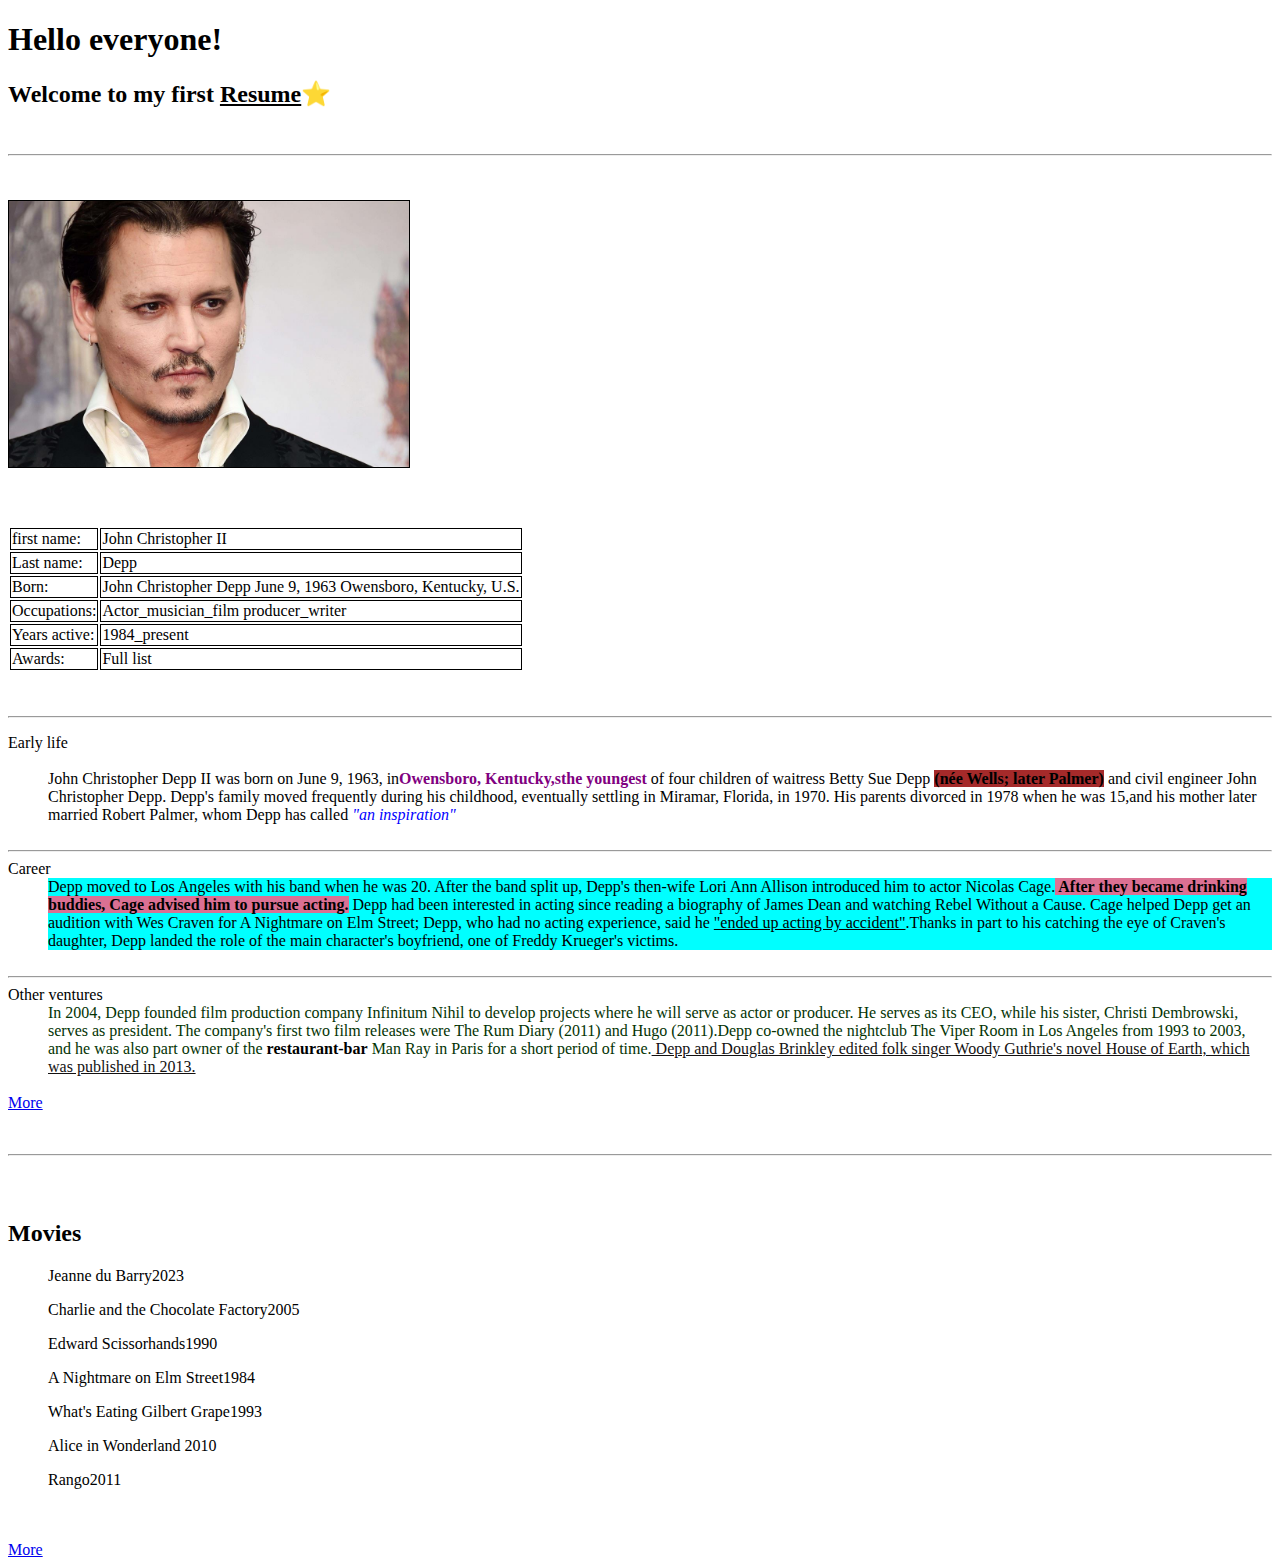
<file: HTML/resume/resume.html>
<!DOCTYPE html>
<html lang="en">
<head>
  <meta charset="UTF-8">
  <meta name="viewport" content="width=device-width, initial-scale=1.0">
  <title>Resume</title>
</head>
<body>
  <h1 style="color: black;">Hello everyone!</h1>
  <h2>Welcome to my first <ins>Resume</ins>&#11088</h2><br><hr>
<br><br>
  <table>
<tr>
  <td style="border: 1px solid black;">first name:</td>
<td style="border: 1px solid black;">John Christopher II</td>
</tr>
<tr>
  <td style="border: 1px solid black;">Last name:</td>
  <td style="border: 1px solid black;">Depp</td>
</tr>
<tr>
  <td style="border: 1px solid black;">Born:</td>
  <td style="border: 1px solid black;">John Christopher Depp June 9, 1963 Owensboro, Kentucky, U.S.</td>
</tr>
<tr>
  <td style="border: 1px solid black;">Occupations:</td>
  <td style="border: 1px solid black;">Actor_musician_film producer_writer</td>
</tr>
<tr>
  <td style="border: 1px solid black;">Years active:</td>
  <td style="border: 1px solid black;">1984_present</td>
</tr>
<tr>
  <td style="border: 1px solid black;">Awards:</td>
  <td style="border: 1px solid black;">Full list</td>
</tr>
<img src="images/ca9d17ddc5_62981521.jpg" style="width: 400px; border: 1px solid black;">
<br><br><br><br>
  </table><br><br>
<hr>
  <dl>
<dt>Early life</dt><br>
<dd>John Christopher Depp II was born on June 9, 1963, in<b style="color: purple;">Owensboro, Kentucky,sthe youngest</b> of four children of waitress Betty Sue Depp <b style="background-color: brown;">(née Wells; later Palmer)</b> and civil engineer John Christopher Depp. Depp's family moved frequently during his childhood, eventually settling in Miramar, Florida, in 1970. His parents divorced in 1978 when he was 15,and his mother later married Robert Palmer, whom Depp has called <i style="color: blue;">"an inspiration"</i></dd><br><hr>

<dt>Career</dt>
<dd style="background-color: aqua;">Depp moved to Los Angeles with his band when he was 20. After the band split up, Depp's then-wife Lori Ann Allison introduced him to actor Nicolas Cage.<b style="background-color: palevioletred;"> After they became drinking buddies, Cage advised him to pursue acting.</b> Depp had been interested in acting since reading a biography of James Dean and watching Rebel Without a Cause. Cage helped Depp get an audition with Wes Craven for A Nightmare on Elm Street; Depp, who had no acting experience, said he <ins style="color: black;">"ended up acting by accident"</ins>.Thanks in part to his catching the eye of Craven's daughter, Depp landed the role of the main character's boyfriend, one of Freddy Krueger's victims.</dd><br><hr>

<dt>Other ventures</dt>
<dd style="color: rgb(3, 51, 3);">In 2004, Depp founded film production company Infinitum Nihil to develop projects where he will serve as actor or producer. He serves as its CEO, while his sister, Christi Dembrowski, serves as president. The company's first two film releases were The Rum Diary (2011) and Hugo (2011).Depp co-owned the nightclub The Viper Room in Los Angeles from 1993 to 2003, and he was also part owner of the <b style="color: black;">restaurant-bar</b> Man Ray in Paris for a short period of time.<ins style="color: rgb(19, 17, 17);"> Depp and Douglas Brinkley edited folk singer Woody Guthrie's novel House of Earth, which was published in 2013.</ins></dd><br>
<a href="https://en.wikipedia.org/wiki/Johnny_Depp" >More</a>
</dl>
<br><hr><br><br>
<h2>Movies</h2>
<li>
<ul>Jeanne du Barry2023</ul>
</li>
<li>
<ul>Charlie and the Chocolate Factory2005</ul>
</li>
<li>
<ul>Edward Scissorhands1990</ul>
</li>
<li>
<ul>A Nightmare on Elm Street1984</ul>
</li>
<li>
<ul>What's Eating Gilbert Grape1993</ul>
</li>
<li>
<ul>Alice in Wonderland 2010</ul>
</li>
<li>
<ul>Rango2011</ul>
</li><br><br>
<a href="https://www.google.com/search?gs_ssp=eJzj4tDP1TfISqswNGD04s7Kz8jLq1RISS0oAABSvgds&q=johnny+depp+movies&rlz=1C1CHBD_enIR1068IR1068&oq=&aqs=chrome.0.46i39i362j35i39i362l4j69i59i450l3.3589627j0j7&sourceid=chrome&ie=UTF-8&si=ACFMAn-JELal3oV5OQO9ecDGvzL6-ekgdir4nVlQ4r9kdW7YMgWU_HVO6QeveFgBJdiTBvSEsrCnFuwwNZJckEqGp7kuglv8JgV4tIWgSb9jhbEVDvTPY0T2YlgQAp5zpIoKdx9kFcph&ictx=1&ved=2ahUKEwics_zsruOAAxWPgf0HHYgqBOkQyNoBKAB6BAgREAA">More</a> 
</body>
</file>
<file: CSS/css layout project/style.css>
* {
  margin: 0;
  padding: 0;
}
body {
  width: 100%;
  font-family: "PT Sans", sans-serif;
}
/* .........nav...... */
.nav {
  width: 100%;
  position: fixed;
}
.nav .nav-container {
  width: 85%;
  border-bottom: 2px solid white;
  margin: auto;
}
.nav-container div {
  display: inline-block;
}
nav .travel {
  width: 10%;
  text-align: center;
  color: white;
  font-size: 16px;
  font-weight: bolder;
  text-transform: uppercase;
  padding: 20px 0;
}
nav .list {
  width: 80%;
  text-align: center;
  color: white;

  font-size: 13px;
  font-weight: bold;
  text-transform: uppercase;
  padding: 20px 0;
}
.list ul li {
  list-style-type: none;
  text-align: center;
  padding: 0 12px;
  display: inline-block;
}
nav .search {
  text-align: right;
  color: white;
  font-size: 16px;
  font-weight: bolder;
  text-transform: uppercase;
  padding: 20px 0;
}
/* .....header..... */
.header {
  width: 100%;
  height: 120vh;
  background-image: url(images/background.jpg);
  background-size: cover;
}
.header .header-shadow {
  width: 100%;
  height: 120vh;
  background-image: linear-gradient(rgba(0, 0, 0, 0), rgb(0, 0, 0));
}
.header .header-title {
  width: 80%;
  height: 70%;
  margin: auto;
}
.header-title .heading {
  width: 200px;
  padding-top: 250px;
  font-size: 80px;
  font-weight: bolder;
  text-transform: uppercase;
  color: white;
  display: inline-block;
}
.header .header-page {
  width: 80%;
  display: inline-block;
  text-align: right;
}
.header ul {
  list-style-type: none;
}
.header li {
  color: rgba(255, 255, 255, 0.418);
  font-size: 15px;
  font-weight: bolder;
  padding: 10px 0;
}
.header .number {
  font-size: 24px;
  color: white;
}
.header .header-text div {
  width: 20%;
  display: inline-block;
  margin: 15px 20px;
  margin-top: 30px;
}
.header-text {
  text-align: center;
}
.header-taxt-paragraph {
  color: gray;
  text-align: left;
}
.header .header-taxt-title {
  color: gray;
  text-align: left;
  padding: 7px 0;
}
/* ......tourist..... */
section.tourist {
  width: 100%;
  height: 100vh;
  background-color: black;
  text-align: center;
}
.tourist-top {
  color: aliceblue;
  padding-top: 60px;
}
.tourist-top-text {
  padding: 20px 0;
}
.tourist-bottm {
  width: 85%;
  margin: auto;
  margin-top: 100px;
}
.tourist-bottm-imag-box1 {
  width: 180px;
  height: 300px;
  background-image: url(images/Register\ -\ Login.jpg);
  background-size: cover;
  background-position: center;
  display: inline-block;
  margin: 0 10px;
}
.tourist-bottm-imag-box2 {
  width: 180px;
  height: 300px;
  background-image: url(images/Shinjuku\ Gyoen.jpg);
  background-size: cover;
  background-position: center;
  display: inline-block;
  margin: 0 10px;
}
.tourist-bottm-imag-box3 {
  width: 180px;
  height: 300px;
  background-image: url(images/ITAP\ of\ Fujisan\ framed\ by\ the\ autumn\ leaves\ in\ Kawaguchiko.jpg);
  background-size: cover;
  background-position: center;
  display: inline-block;
  margin: 0 10px;
}
.tourist-bottm-imag-box4 {
  width: 180px;
  height: 300px;
  background-image: url(images/sunset\ tokyo.jpg);
  background-size: cover;
  background-position: center;
  display: inline-block;
  margin: 0 10px;
}
.tourist-bottm-imag-shadow {
  width: 100%;
  height: 100%;
  background-image: linear-gradient(rgba(0, 0, 0, 0), rgba(0, 0, 0, 0), black);
}
.tourist-bottm-title {
  padding: 5px 0;
  color: white;
  font-size: 17px;
  padding-top: 220px;
}
.tourist-bottm-text {
  color: white;
}
/* ........section2........ */
.mountain {
  width: 100%;
  height: 110vh;
  background-image: url(images/photo_2024-02-21_23-36-44.jpg);
  background-position: center;
  background-size: cover;
}
.mountain-shadow {
  width: 100%;
  height: 110vh;
  background-image: linear-gradient(black, rgba(0, 0, 0, 0));
}
.life {
  width: 60%;
  height: 40%;
  margin: auto;
}
.life .life-title {
  color: white;
  font-weight: bolder;
  text-transform: uppercase;
  font-size: 50px;
  text-align: left;
  width: 300px;
  padding-top: 80px;
}
.life-list {
  width: 60%;
  margin: auto;
}
.life-icon {
  font-size: 50px;
  color: white;
  list-style-type: none;
  display: inline-block;
  vertical-align: bottom;
}
.life-text {
  color: white;
  list-style-type: none;
  display: inline-block;
  padding-bottom: 16px;
}
.mountain-bottm {
  width: 80%;

  margin: auto;
}
.mountain-bottm-text {
  width: 30%;
  color: rgb(122, 117, 117);
  display: inline-block;
}
.mountain-bottm-img div {
  margin: auto;
  display: inline-block;
  margin-right: 30px;
}
.mountain-bottm-img {
  width: 69%;
  vertical-align: bottom;
  display: inline-block;
  text-align: right;
}
.mountain-bottm-img-box1 {
  width: 300px;
  height: 150px;
  background-image: url(images/7\ Tips\ for\ Seeing\ Cherry\ Blossoms\ in\ Japan.jpg);
  background-position: center;
  background-size: cover;
  display: inline-block;
}
.mountain-bottm-img-box2 {
  width: 300px;
  height: 150px;
  background-image: url(images/Untitled.jpg);
  background-position: center;
  background-size: cover;
  display: inline-block;
}
.mountain-bottm-img .material-symbols-outlined {
  font-size: 40px;
  color: white;
  margin: 60px 125px;
}
</file>
<file: CSS/css practice project/style.css>
* {
  margin: 0;
  padding: 0;
}
body {
  width: 100%;
}
/* ...nav */
.nav {
  width: 100%;
  height: 10vh;
  position: fixed;
  z-index: 10;
  background-image: linear-gradient(rgba(0, 0, 0, 0.568));
}
.nav .nav-container {
  width: 85%;
  margin: auto;
}
.nav-container .list li {
  display: inline-block;
  padding: 20px 70px;
  color: white;
}
.nav-container .list ul {
  text-align: center;
  font-family: "Questrial", sans-serif;
  font-weight: 400;
  font-style: normal;
}
/* .....header...... */
.header {
  width: 100%;
  height: 100vh;
  background-image: url(image/photo_1_2024-07-02_21-07-51.jpg);
  background-repeat: no-repeat;
  background-position: center;
  background-size: cover;
  position: relative;
}
.header-shadow {
  width: 100%;
  height: 100vh;
  background-image: linear-gradient(
    rgba(255, 255, 255, 0),
    rgba(255, 255, 255, 0),
    black
  );
}
.header-title {
  text-align: center;
  color: white;
  position: relative;
  top: 180px;
}
.great {
  font-size: 50px;
  font-family: "Abril Fatface", serif;
  font-weight: 400;
  font-style: normal;
}
.wander {
  font-size: 15px;
  padding: 10px 0;
  font-family: "Questrial", sans-serif;
  font-weight: 400;
  font-style: normal;
}
.play {
  text-align: center;
  margin-top: 220px;
}
/* ....section-first.. */
.section-first {
  width: 100%;
  height: 100vh;
  background-color: black;
  position: relative;
}
.section-first-text {
  text-align: center;
  color: white;
  position: relative;
  top: 10px;
  font-family: "Questrial", sans-serif;
  font-weight: 400;
  font-style: normal;
}
.section-first-title {
  font-size: 30px;
}
.section-first-paragraph {
  width: 450px;
  margin: auto;
  margin-top: 15px;
}
.section-first-image {
  text-align: center;
}
.section-first-image-box1 {
  width: 250px;
  height: 300px;
  background-position: center;
  background-size: cover;
  background-repeat: no-repeat;
  background-image: url(image/photo_2_2024-07-02_21-07-40.jpg);
  display: inline-block;
  margin-top: 70px;
}
.section-first-image-box1-title {
  font-size: 20px;
  text-align: center;
  padding-top: 230px;
  font-family: "Abril Fatface", serif;
  font-weight: 400;
  font-style: normal;
}
.section-first-image-box1-paragraph {
  text-align: center;
  font-family: "Questrial", sans-serif;
  font-weight: 400;
  font-style: normal;
}
.section-first-image-box2 {
  width: 250px;
  height: 300px;
  background-position: center;
  background-size: cover;
  background-repeat: no-repeat;
  background-image: url(image/photo_5_2024-07-02_21-07-40.jpg);
  display: inline-block;
  margin: 0 10px;
}
.section-first-image-box2-title {
  font-size: 20px;
  text-align: center;
  padding-top: 230px;
  font-family: "Abril Fatface", serif;
  font-weight: 400;
  font-style: normal;
}
.section-first-image-box2-paragraph {
  text-align: center;
  font-family: "Questrial", sans-serif;
  font-weight: 400;
  font-style: normal;
}
.section-first-image-box3 {
  width: 250px;
  height: 300px;
  background-position: center;
  background-size: cover;
  background-repeat: no-repeat;
  background-image: url(image/photo_3_2024-07-02_21-07-40.jpg);
  display: inline-block;
}
.section-first-image-box3-title {
  font-size: 20px;
  text-align: center;
  padding-top: 230px;
  font-family: "Abril Fatface", serif;
  font-weight: 400;
  font-style: normal;
}
.section-first-image-box3-paragraph {
  text-align: center;
  font-family: "Questrial", sans-serif;
  font-weight: 400;
  font-style: normal;
}
/* ....section-second...... */
.section-second {
  width: 100%;
  height: 100vh;
  background-color: black;
}
.section-second-head {
  margin-bottom: 50px;
  text-align: center;
}
.section-second-title {
  color: white;
  padding-top: 30px;
  font-size: 20px;
  font-family: "Questrial", sans-serif;
  font-weight: 400;
  font-style: normal;
}
.section-second-paragraph {
  color: white;
  width: 40%;
  margin-top: 20px;
  margin: auto;
  font-family: "Questrial", sans-serif;
  font-weight: 400;
  font-style: normal;
}
.section-second-image-part1 {
  display: inline-block;
  width: 49%;
  text-align: center;
}
.section-second-image-box1 {
  width: 50%;
  height: 200px;
  background-image: url(image/photo_1_2024-07-02_21-08-01.jpg);
  background-position: center;
  background-size: cover;
  background-repeat: no-repeat;
  margin: auto;
}
.section-second-image-box1-text {
  color: white;
  padding: 10px 0;
  font-family: "Questrial", sans-serif;
  font-weight: 400;
  font-style: normal;
}
.section-second-image-box1-title {
  color: white;
  padding: 15px 0;
  font-family: "Abril Fatface", serif;
  font-weight: 400;
  font-style: normal;
}
.section-second-image-box1-paragraph {
  color: white;
  width: 40%;
  margin: auto;
  font-family: "Questrial", sans-serif;
  font-weight: 400;
  font-style: normal;
}
.section-second-image-part2 {
  display: inline-block;
  width: 49%;
  text-align: center;
}
.section-second-image-box2 {
  width: 50%;
  height: 200px;
  background-image: url(image/photo_3_2024-07-02_21-08-01.jpg);
  background-position: center;
  background-size: cover;
  background-repeat: no-repeat;
  margin: auto;
}
.section-second-image-box2-text {
  color: white;
  padding: 10px 0;
  font-family: "Questrial", sans-serif;
  font-weight: 400;
  font-style: normal;
}
.section-second-image-box2-title {
  color: white;
  padding: 15px 0;
  font-family: "Abril Fatface", serif;
  font-weight: 400;
  font-style: normal;
}
.section-second-image-box2-paragraph {
  color: white;
  width: 40%;
  margin: auto;
  font-family: "Questrial", sans-serif;
  font-weight: 400;
  font-style: normal;
}
.section-third {
  width: 100%;
  height: 100vh;
  background-image: url(image/photo_2_2024-07-02_21-07-51.jpg);
  background-position: center;
  background-repeat: no-repeat;
  background-size: cover;
}
.section-third-shadow {
  width: 100%;
  height: 100vh;
  background-image: linear-gradient(black, rgba(0, 0, 0, 0), rgba(0, 0, 0, 0));
}
</file>
<file: CSS/hover project2/style.css>
* {
  margin: 0;
  padding: 0;
}
.nav {
  padding: 10px 0;
}
.nav a {
  padding: 30px;
  color: black;
  text-decoration: none;
  font-size: 18px;
}
.header {
  width: 100%;
  height: 90vh;
  background-repeat: no-repeat;
  background-size: cover;
  background-color: white;
  color: white;
}
.header table {
  width: 100%;
  height: 100%;
}
.header table tr {
  width: 100%;
  height: 100%;
}
table tr .header-image {
  width: 20%;
  height: 100%;
  font-size: 0;
  color: black;
  background-image: url(image/Saturn\ wallpaper\ by\ Pencil109\ -\ Download\ on\ ZEDGE™\ _\ bb8a.jpg);
  background-size: cover;
  border-radius: 10px;
  transition: 1s;
}
table tr .header-image:hover {
  width: 30%;
  height: 100%;
  font-size: 40px;
  color: rgb(226, 193, 167);
  transition: 1s, width 0.7s, color 0.7s 1.7s, font-size 1s 0.7s;
}

table tr .header-text {
  width: 60%;
  height: 100%;
  background-color: black;
  border-radius: 10px;
  border: 40px solid black;
  border-bottom: 0px solid black;
}
.image {
  width: 100%;
  height: 70%;
  background-image: url(image/Road\ to\ Planet\ Saturn\ -\ iPhone\ Wallpapers.jpg);
  background-position: center;
  background-size: cover;
  transition: 1s;
}
.header-text:hover .image {
  border-radius: 20px;
  transition: 1s;
}
.black {
  width: 100%;
  height: 30%;
  background-color: black;
}
.header-text .header-heading {
  width: 80%;
  margin: auto;
  text-align: left;
  color: white;
  font-size: 40px;
  padding-top: 10px;
  transition: 1s;
}
.header-text:hover .header-heading {
  color: blueviolet;
  transition: 1s;
}
.header-text .header-paragraph {
  width: 70%;
  margin: auto;
  text-align: left;
  color: white;
  font-size: 20px;
  padding-top: 10px;
}
.bio {
  width: 100%;
  height: 100vh;
  margin-bottom: 4px;
}
.bio table {
  width: 100%;
  height: 100vh;
}
.name {
  width: 33%;
  height: 100vh;
  font-size: 0;
  background-image: url(image/Phone\ Background\ -\ Space\ Wallpaper.jpg);
  background-repeat: no-repeat;
  background-size: cover;
  border-radius: 10px;
  transition: 1s;
}
.Physical-characteristics {
  width: 33%;
  height: 100vh;
  font-size: 0;
  background-image: url(image/Saturn\ Highway\ -\ Retro-Futuristic\ Collage\ Artwork\ Design\ Adventure\ and\ Exploration\ by\ taudalpoi\ _\ Redbubble.jpg);
  background-repeat: no-repeat;
  background-size: cover;
  border-radius: 10px;
  transition: 1s;
}
.Natural-satellites {
  width: 33%;
  height: 100vh;
  font-size: 0;
  background-image: url(image/Saturn\ from\ Mars\ iPhone\ Wallpaper\ -\ iPhone\ Wallpapers.jpg);
  background-repeat: no-repeat;
  background-size: cover;
  border-radius: 10px;
  transition: 1s;
}
.blur {
  width: 100%;
  height: 100vh;
  border-radius: 10px;
  backdrop-filter: 0;
  transition: 1s;
}
.name:hover .blur {
  backdrop-filter: blur(10px);
  border-radius: 10px;
  transition: 1.5s;
}
.Physical-characteristics:hover .blur {
  backdrop-filter: blur(10px);
  border-radius: 10px;
  transition: 1.5s;
}
.Natural-satellites:hover .blur {
  backdrop-filter: blur(10px);
  border-radius: 10px;
  transition: 1.5s;
}

.bio h1 {
  font-size: 35px;
  color: white;
  padding-top: 300px;
  transition: 1s;
}
.name:hover h1 {
  font-size: 0;
  padding-top: 0;
  transition: 1.5s;
  color: rgb(143, 187, 60);
}
.Physical-characteristics:hover h1 {
  font-size: 0;
  padding-top: 0;
  transition: 1.5s;
  color: gray;
}
.Natural-satellites:hover h1 {
  font-size: 0;
  padding-top: 0;
  transition: 1.5s;
  color: brown;
}
.name:hover p {
  width: 60%;
  margin: auto;
  font-size: 16px;
  color: white;
  text-align: justify;
  padding-top: 150px;
  transition: font-size 1s 1s, padding-top 1.5s 1s;
}
.Physical-characteristics:hover p {
  width: 60%;
  margin: auto;
  font-size: 16px;
  color: white;
  text-align: justify;
  padding-top: 150px;
  transition: font-size 1s 1s, padding-top 1.5s 1s;
}
.Natural-satellites:hover p {
  width: 60%;
  margin: auto;
  font-size: 16px;
  color: white;
  text-align: justify;
  padding-top: 150px;
  transition: font-size 1s 1s, padding-top 1.5s 1s;
}

.intro {
  width: 100%;
  height: 100vh;
}
.intro table {
  width: 100%;
  height: 100vh;
  border-radius: 10px;
  border-spacing: 0;
}
.saturn-image {
  width: 50%;
  height: 100vh;
  background-image: url(image/wp7850519-saturn-ultra-hd-wallpapers.jpg);
  background-repeat: no-repeat;
  background-size: cover;
  background-attachment: fixed;
  background-position: center;
  border-top-left-radius: 10px;
  border-bottom-left-radius: 10px;
}
.saturn-hover {
  width: 50%;
  height: 100vh;
  color: white;
  background-image: url(image/wp7850519-saturn-ultra-hd-wallpapers.jpg);
  background-repeat: no-repeat;
  background-size: cover;
  background-attachment: fixed;
  background-position: center;
  border-top-right-radius: 10px;
  border-bottom-right-radius: 10px;
}
.saturn-paragraph {
  color: white;
  padding-right: 150px;
  padding-left: 20px;
  padding-top: 100px;
  text-align: justify;
  font-size: 18px;
}
.saturn-title {
  color: white;
  font-size: 20px;
  padding-top: 50px;
  padding-right: 70px;
}
</file>
<file: CSS/Profile project1/profile/style.css>
* {
  margin: 0;
  padding: 0;
}
.intro {
  height: 100vh;
  width: 100%;
  background-image: url(image/693a8cf3b23e30bd0a7cc620fce8a650.jpg);
  background-size: cover;
  background-repeat: no-repeat;
  background-position: center;
  background-attachment: fixed;
}
.intro-blur {
  height: 100vh;
  width: 100%;
  backdrop-filter: blur(10px);
}
.intro-image {
  height: 400px;
  width: 400px;
  background-image: url(image/robin-williams-portrait-by-brigitte-lacombe.jpg);
  background-size: cover;
  background-repeat: no-repeat;
  background-position: center;
  border-radius: 50%;
  outline: 3px black solid;
  margin: auto;
}
.intro-text {
  padding: 100px;
}
.intro-text h1 {
  font-size: 70px;
  color: white;
  text-align: center;
}
.intro-text p {
  font-size: 30px;
  color: white;
  text-align: center;
}
.bio {
  width: 100%;
  height: 100vh;
  background-image: url(image/photo_2023-10-16_15-59-42.jpg);
  background-size: cover;
  background-repeat: no-repeat;
  background-position: left;
  background-attachment: fixed;
}
.bio-note {
  width: 350px;
  text-align: center;
  color: white;
  font-size: 20px;
  padding-top: 100px;
  padding-left: 60px;
}
.career {
  width: 100%;
  height: 100vh;
  background-color: black;
  background-attachment: fixed;
}
.career-image {
  width: 100%;
  height: 300px;
  background-image: url(image/robinwilliams120814w.jpg);
  background-position: center;
}
.career-note-p {
  color: white;
  text-align: center;
  font-size: 30px;
  padding-top: 100px;
}

.career-note p {
  color: white;
  font-size: 20px;
  text-align: center;
  padding-bottom: 200px;
}
.movies {
  width: 100%;
  height: 100vh;
  background-image: url(image/159289.jpg);
  background-position: right;
  background-size: cover;
  background-repeat: no-repeat;
  background-attachment: fixed;
}
.movies-lists {
  padding-left: 50px;
  padding-top: 100px;
  font-size: 20px;
}
</file>
<file: HTML/Final project/link/main.css>
html {
  font-size: 22px;
}

body {
  min-height: 100vh;
  max-width: 800px;
  margin: 0 auto;
  padding: 1rem;
  border-left: 1px solid #333;
  border-right: 1px solid #333;
}

th,
td,
caption {
  border: 1px solid #333;
  font-family: "Courier New", Courier, monospace;
  border-collapse: separate;
  padding: 0.5rem;
}
</file>
